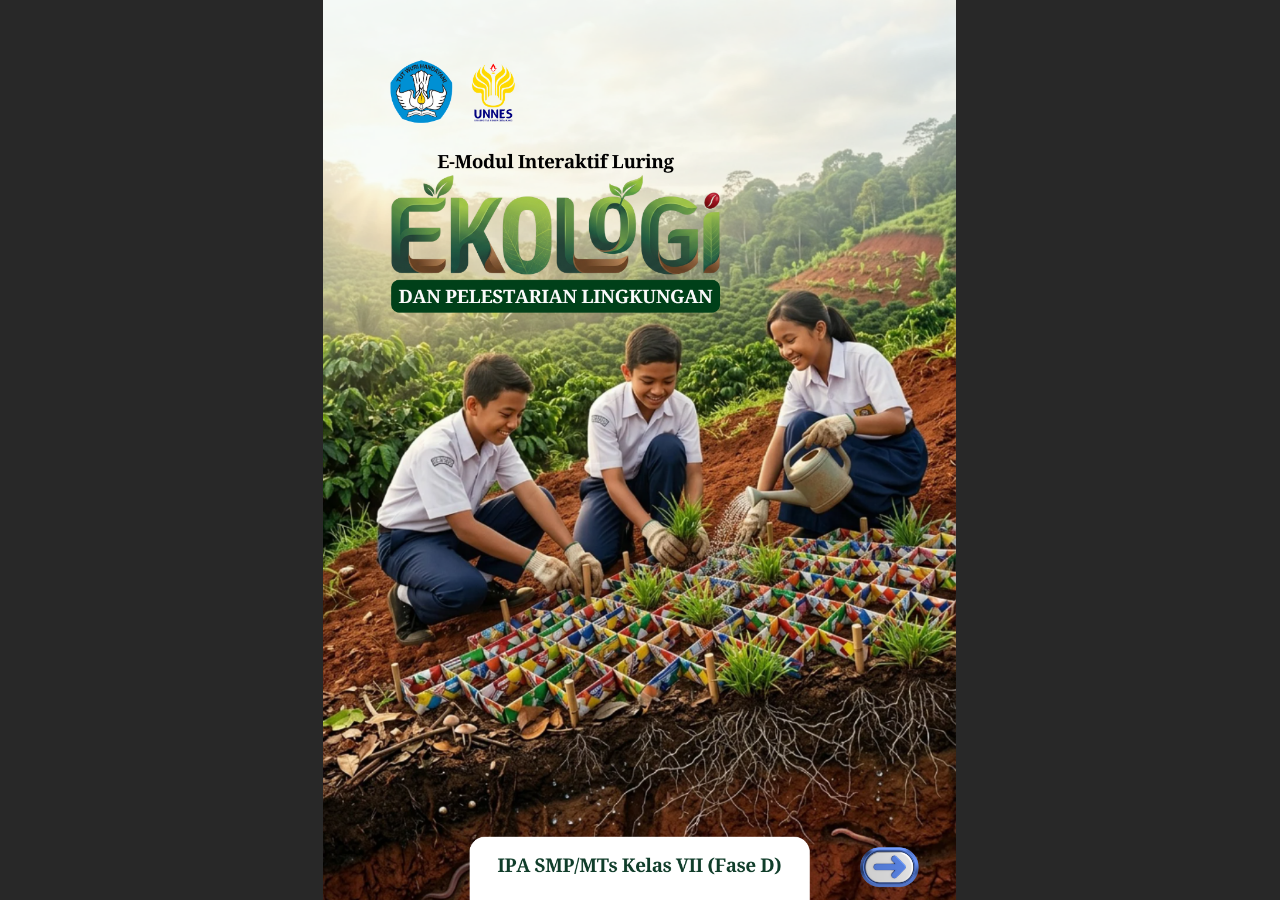
<file: index.html>
﻿<!doctype html>
<html lang="en-US">
<head>
<meta name="viewport" content="width=device-width, initial-scale=1.0, user-scalable=yes, maximum-scale=3.0, minimum-scale=1.0">
  <meta charset="utf-8">
  <!-- Created using Storyline 360 x64 - http://www.articulate.com  -->
  <!-- version: 3.127.38181.0 -->
  <title>Emilie V2</title>
  <meta http-equiv="x-ua-compatible" content="IE=edge"/>
  <meta name="viewport" content="width=device-width,initial-scale=1,user-scalable=no,shrink-to-fit=no,minimal-ui"/>
  <meta name="apple-mobile-web-app-capable" content="yes"/>
  <style>
    html, body { height: 100%; padding: 0; margin: 0 }
    #app { height: 100%; width: 100%; }
  </style>

  <script>
    window.DS = {};
    window.globals = {
      DATA_PATH_BASE: '',
      HAS_FRAME: true,
      HAS_SLIDE: true,

      lmsPresent: false,
      tinCanPresent: false,
      cmi5Present: false,
      aoSupport: false,
      scale: 'Scaled',
      captureRc: false,
      browserSize: 'optimal',
      bgColor: '#282828',
      features: 'DropInBase,EngagePromiseUpgrade,JsInteractions,Localization,LocalizationImage,PlayerMemoryEnhancements,SlideLevelScale,SlidePromiseUpgrade,StartupPromiseUpgrade',
      themeName: 'unified',
      preloaderColor: '#FFFFFF',
      suppressAnalytics: false,
      productChannel: 'stable',
      publishSource: 'storyline',
      aid: 'aid|708344a5-7ff5-5b6d-87b4-832b00f7bb6b',
      cid: '2325d9bc-47ed-4123-a25b-e4ca825cc764',
      playerVersion: '3.127.38181.0',
      publishTimestamp: '2026-10-18T10:36:33.3481237Z',
      maxIosVideoElements: 10,
      connectionSettings: { message: 'You%20are%20offline.%20Trying%20to%20reconnect...', useDarkTheme: false, mode: 'disabled' },
      hasFeature: function(feature) {
        return this.features.split(',').includes(feature);
      },
      
      parseParams: function(qs) {
        if (window.globals.parsedParams != null) {
          return window.globals.parsedParams;
        }
        qs = (qs || window.location.search.substr(1)).split('+').join(' ');
        var params = {},
            tokens,
            re = /[?&]?([^=]+)=([^&]*)/g;

        while (tokens = re.exec(qs)) {
          params[decodeURIComponent(tokens[1]).trim()] =
            decodeURIComponent(tokens[2]).trim();
        }
        window.globals.parsedParams = params;
        return params;
      }

    };

    if (window.flagsUnderTest != null) {
      window.globals.features = window.flagsUnderTest.reduce((accum, feature) => {
        if (!accum.includes(feature)) {
          accum.push(feature);
        }
        return accum;
      }, window.globals.features.split(',')).join();
    }
  </script>
  <script>
    var isIe11 = ('ActiveXObject' in window || window.MSBlobBuilder != null)
      && window.msCrypto != null && !window.ActiveXObject;
    if (isIe11) {
      window.globals.unsupportedBrowser = true;
      document.write(atob('[base64]'));
    }
  </script>

  <script>
    if (window.globals.hasFeature('Localization')) {
      
      
    }
  </script>

  
  
  <script>window.THREE = { };</script>
  
</head>
<body style="background: #282828" class="cs-HTML theme-unified">
  <!-- 360 -->
  <script>!function(){var e,i=/iPhone/i,o=/iPod/i,n=/iPad/i,t=/\biOS-universal(?:.+)Mac\b/i,r=/\bAndroid(?:.+)Mobile\b/i,a=/Android/i,d=/(?:SD4930UR|\bSilk(?:.+)Mobile\b)/i,p=/Silk/i,l=/Windows Phone/i,u=/\bWindows(?:.+)ARM\b/i,b=/BlackBerry/i,s=/BB10/i,c=/Opera Mini/i,f=/\b(CriOS|Chrome)(?:.+)Mobile/i,h=/Mobile(?:.+)Firefox\b/i,v=function(e){return void 0!==e&&"MacIntel"===e.platform&&"number"==typeof e.maxTouchPoints&&e.maxTouchPoints>1&&"undefined"==typeof MSStream};e=function(e){var m={userAgent:"",platform:"",maxTouchPoints:0};e||"undefined"==typeof navigator?"string"==typeof e?m.userAgent=e:e&&e.userAgent&&(m={userAgent:e.userAgent,platform:e.platform,maxTouchPoints:e.maxTouchPoints||0}):m={userAgent:navigator.userAgent,platform:navigator.platform,maxTouchPoints:navigator.maxTouchPoints||0};var g=m.userAgent,y=g.split("[FBAN");void 0!==y[1]&&(g=y[0]),void 0!==(y=g.split("Twitter"))[1]&&(g=y[0]);var A=function(e){return function(i){return i.test(e)}}(g),w={apple:{phone:A(i)&&!A(l),ipod:A(o),tablet:!A(i)&&(A(n)||v(m))&&!A(l),universal:A(t),device:(A(i)||A(o)||A(n)||A(t)||v(m))&&!A(l)},amazon:{phone:A(d),tablet:!A(d)&&A(p),device:A(d)||A(p)},android:{phone:!A(l)&&A(d)||!A(l)&&A(r),tablet:!A(l)&&!A(d)&&!A(r)&&(A(p)||A(a)),device:!A(l)&&(A(d)||A(p)||A(r)||A(a))||A(/\bokhttp\b/i)},windows:{phone:A(l),tablet:A(u),device:A(l)||A(u)},other:{blackberry:A(b),blackberry10:A(s),opera:A(c),firefox:A(h),chrome:A(f),device:A(b)||A(s)||A(c)||A(h)||A(f)},any:!1,phone:!1,tablet:!1};return w.any=w.apple.device||w.android.device||w.windows.device||w.other.device,w.phone=w.apple.phone||w.android.phone||w.windows.phone,w.tablet=w.apple.tablet||w.android.tablet||w.windows.tablet,w}(),"object"==typeof exports&&"undefined"!=typeof module?module.exports=e:"function"==typeof define&&define.amd?define((function(){return e})):this.isMobile=e}();
    window.isMobile.apple.tablet = window.isMobile.apple.tablet ||
      (navigator.platform === 'MacIntel' && navigator.maxTouchPoints > 1);
    window.isMobile.apple.device = window.isMobile.apple.device || window.isMobile.apple.tablet;
    window.isMobile.tablet = window.isMobile.tablet || window.isMobile.apple.tablet;
    window.isMobile.any = window.isMobile.any || window.isMobile.apple.tablet;
  </script>

  <div id="focus-sink" tabindex="-1"></div>

  <div id="preso"></div>
  <script>
    (function() {

      var classTypes = [ 'desktop', 'mobile', 'phone', 'tablet' ];

      var addDeviceClasses = function(prefix, testObj) {
        var curr, i;
        for (i = 0; i < classTypes.length; i++) {
          curr = classTypes[i];
          if (testObj[curr]) {
            document.body.classList.add(prefix + curr);
          }
        }
      };

      var params = window.globals.parseParams(),
          isDevicePreview = params.devicepreview === '1',
          isPhoneOverride = params.deviceType === 'phone' || (isDevicePreview && params.phone == '1'),
          isTabletOverride = (params.deviceType === 'tablet' || isDevicePreview) && !isPhoneOverride,
          isMobileOverride = isPhoneOverride || isTabletOverride;

      var deviceView = {
        desktop: !window.isMobile.any && !isMobileOverride,
        mobile: window.isMobile.any || isMobileOverride,
        phone: isPhoneOverride || (window.isMobile.phone && !isTabletOverride),
        tablet: isTabletOverride || window.isMobile.tablet
      };

      window.globals.deviceView = deviceView;
      window.isMobile.desktop = !window.isMobile.any;
      window.isMobile.mobile = window.isMobile.any;

      addDeviceClasses('view-', deviceView);

    })();
  </script>
  
  <script src='story_content/triggers.js' type=text/javascript></script>
<script src='story_content/user.js' type=text/javascript></script>
  <div class="slide-loader"></div>

  <script>
    var doc = document, loader = doc.body.querySelector('.slide-loader'); [ 1, 2, 3 ].forEach(function(n) { var d = doc.createElement('div'); d.style.backgroundColor = window.globals.preloaderColor; d.classList.add('mobile-loader-dot'); d.classList.add('dot' + n); loader.appendChild(d); });
  </script>

  <div class="mobile-load-title-overlay" style="display: none">
    <div class="mobile-load-title">Emilie V2</div>
  </div>

  <div class="mobile-chrome-warning"></div>

  
<style>
  .warn-connection-dialog {
    display: none;
    background: transparent;
    pointer-events: all;
    position: fixed;
    left: 0;
    top: 0;
    width: 100%;
    height: 100%;
    z-index: 999;
  }

  .warn-connection-content {
    pointer-events: all;
    border-radius: 4px;
    background: white;
    border: 1px solid #E7E7E7;
    color: #333333;
    box-shadow: 0 2px 4px rgba(0, 0, 0, 0.25);
    transition: all 150ms ease-out;
    position: absolute;
    white-space: nowrap;
  }

  .view-phone.is-landscape .warn-connection-content {
    left: 23px;
    bottom: 23px;
  }

  .view-tablet.is-landscape .warn-connection-content {
    left: 50%;
    top: 20px;
    transform: translateX(-50%);
  }

  .view-mobile.is-portrait .warn-connection-content {
    transform: translate(-50%, calc(-100% - 15px));
  }

  .warn-connection-content p {
    display: inline-block;
    margin: 0 8px 0 0;
    line-height: 33px;
    font-size: 11px;
  }

  .warn-connection-content svg {
    position: relative;
    vertical-align: middle;
    margin: 0 2px 2px 8px;
  }

  .view-desktop .warn-connection-content {
    left: 1.5em;
    bottom: 1.5em;
  }

  .view-desktop .warn-connection-content p {
    font-size: 1.1em;
  }

  .is-offline .warn-connection-dialog {
    display: block;
  }

  .is-offline .cs-panel * {
    pointer-events: none !important;
  }

  .is-offline .cs-panel {
    pointer-events: all !important;
  }

  .is-offline #nav-controls * {
    pointer-events: none !important;
  }

  .is-offline #nav-controls {
    pointer-events: all !important;
  }
</style>

<div class="warn-connection-dialog" role="alertdialog" aria-modal="true" tabindex="0" aria-labelledby="warn-connection-message">
  <div class="warn-connection-content">
    <svg width="17" height="15" viewBox="0 0 17 15" xmlns="http://www.w3.org/2000/svg">
      <path fill="#8F0000" stroke="white" d="M16.07,12.98 L15.88,12.23 L9.51,1.21 C8.97,0.26,7.6,0.26,7.06,1.21 L0.69,12.23 C0.15,13.16,0.81,14.36,1.91,14.36 H14.65 C15.47,14.36,16.05,13.7,16.07,12.98 Z"/>
      <path fill="white" stroke="white" d="M8.58,5.5 C8.35,5.28,8.5,5.35,8.21,5.32 C8.09,5.35,7.97,5.49,7.96,5.67 C7.97,5.79,7.98,5.92,7.98,6.04 L7.98,6.04 C7.99,6.17,8,6.31,8.01,6.43 L8.01,6.44 C8.03,6.92,8.06,7.41,8.09,7.9 L8.09,7.9 C8.12,8.39,8.14,8.88,8.17,9.37 C8.17,9.39,8.18,9.42,8.2,9.44 C8.23,9.46,8.25,9.47,8.28,9.47 C8.31,9.47,8.34,9.46,8.35,9.44 C8.37,9.43,8.38,9.4,8.39,9.35 L8.39,9.34 C8.39,9.24,8.4,9.15,8.4,9.05 L8.4,9.05 C8.41,8.96,8.41,8.86,8.42,8.75 C8.43,8.44,8.45,8.12,8.47,7.81 L8.47,7.81 C8.49,7.49,8.51,7.18,8.53,6.87 C8.55,6.46,8.56,6.05,8.59,5.64 L8.6,5.62 C8.6,5.57,8.59,5.53,8.58,5.5 L8.21,5.32 Z"/>
      <circle fill="white" stroke="white" cx="8.3" cy="11.35" r="0.3"/>
    </svg>
    <p id="warn-connection-message">You are offline. Trying to reconnect...</p>
  </div>
</div>

<script>
  (function() {
    window.DS.connection = {
      warningShown: false,
      assets: {},
      loadingAssetGroup: false,
      retryDelay: 500
    };

    var connectionSettings = window.globals.connectionSettings || {};

    var useConnectionMessages = window.AbortController != null &&
      window.location.protocol != 'file:' &&
      connectionSettings.mode === 'normal';

    window.DS.connection.useConnectionMessages = useConnectionMessages;

    var assetCount = 0;
    var checkLoadedId;


    if (useConnectionMessages && connectionSettings != null) {
      var contentEl = document.querySelector('.warn-connection-content');
      var messageEl = contentEl.querySelector('p');

      if (connectionSettings.useDarkTheme) {
        contentEl.style.borderColor = '#BABBBA';
        contentEl.style.backgroundColor = '#282828';
        contentEl.style.color = '#FFFFFF';
      }

      if (connectionSettings.message != null) {
        messageEl.textContent = window.decodeURIComponent(connectionSettings.message);
      }
    }

    function checkAssetsReady() {
      for (var i in DS.connection.assets) {
        if (!DS.connection.assets[i].success) {
          return false;
        }
      }
      return true;
    }

    function stopAssetGroup() {
      if (!useConnectionMessages) { return; }

      assetCount = 0;

      DS.connection.oldAssetGroup = DS.connection.assets;
      DS.connection.assets = {};
      DS.connection.loadingAssetGroup = false;
      clearInterval(checkLoadedId);
    }

    function startAssetGroup() {
      if (!useConnectionMessages) { return; }
      var ticks = 0;
      clearInterval(checkLoadedId);
      checkLoadedId = setInterval(function() {
        var loaded = 0;
        if (assetCount === 0 && loaded === 0) {
          clearInterval(checkLoadedId);
          return;
        }

        for (var i in DS.connection.assets) {
          if (DS.connection.assets[i].success) {
            loaded++;
          }
        }

        if (assetCount === loaded && checkAssetsReady()) {
          for (var i in DS.connection.assets) {
            if (DS.connection.assets[i].action) {
              DS.connection.assets[i].action();
            }
          }
          hideWarning();
          stopAssetGroup();
        }
      }, 100)
    }

    function requiredAsset(url, action, retry, type) {
      if (!useConnectionMessages) { return; }
      if (DS.connection.assets[url]) { return; }

      DS.connection.assets[url] = {
        success: false, action: action, retry: retry, type: type
      };
      assetCount = Object.keys(DS.connection.assets).length;
      if (!DS.connection.loadingAssetGroup) {
        startAssetGroup();
      }
      DS.connection.loadingAssetGroup = true;
    }

    function assetLoaded(url) {
      if (!useConnectionMessages) { return; }
      if (DS.connection.assets[url]) {
        DS.connection.assets[url].success = true;
      }
    }

    function assetFailed(url) {
      if (!useConnectionMessages) { return; }
      if (!DS.connection.assets[url]) {
        if (/\.js$/.test(url) && url.indexOf('transcripts') === -1) {
          setTimeout(function() {
            if (DS.connection.lastSlideLoaded != null) {
              DS.connection.lastSlideLoaded();
            }
          }, DS.connection.retryDelay);
        }
        return;
      }
      if (!DS.connection.warningShown) { showWarning(); }
      if (DS.connection.assets[url].retry) {
        setTimeout(function() {
          if (!DS.connection.assets[url].success) {
            DS.connection.assets[url].retry()
          }
        }, DS.connection.retryDelay);
      }
    }

    function hideWarning() {
      document.body.classList.remove('is-offline');
      DS.connection.warningShown = false;
      enableKeys();
    }
    DS.connection.hideWarning = hideWarning

    function showWarning(btn) {
      document.body.classList.add('is-offline')
      DS.connection.warningShown = true;
      updateWarningPosition();
      disableKeys();
    }

    function updateWarningPosition() {
      if (!DS.connection.warningShown) {
        return;
      }

      var isPortrait = document.body.classList.contains('is-portrait');
      var isMobile = document.body.classList.contains('view-mobile');
      var warningEl = document.querySelector('.warn-connection-content');

      if (isPortrait && isMobile) {
        var slide = document.querySelector('.primary-slide');
        var slideRect = slide != null
          ? slide.getBoundingClientRect()
          : { top: window.innerHeight, left: 0, width: window.innerWidth };

        warningEl.style.top = `${slideRect.top}px`
        warningEl.style.left = `${slideRect.left + slideRect.width / 2}px`
      } else {
        warningEl.style.top = null;
        warningEl.style.left = null;
      }

      window.requestAnimationFrame(updateWarningPosition);
    }

    function onDisableKeyDown(e) {
      e.preventDefault();
      e.stopImmediatePropagation();
    }

    function onDisableKeyUp(e) {
      e.preventDefault();
      e.stopImmediatePropagation();
    }

    var accStyle = document.createElement('style');
    var warnDialogEl = document.querySelector('.warn-connection-dialog');

    function disableKeys() {
      if (DS.views && DS.views.nsStack && DS.views.nsStack.length === 1) {
        DS.views.nsStack[0].tabReachable = false
        DS.views.nsStack[0].updateTabIndex(true);
      }

      accStyle.innerHTML = '.acc-shadow-dom { display: none; }';
      document.body.appendChild(accStyle);

      warnDialogEl.parentNode.append(warnDialogEl);
      warnDialogEl.focus();
    }

    function enableKeys() {
      accStyle.remove();
      if (DS.views && DS.views.nsStack && DS.views.nsStack.length === 1 && DS.views.nsStack[0].name === '_frame') {
        DS.views.nsStack[0].tabReachable = true;
        DS.views.nsStack[0].updateTabIndex();
      }
    }

    // these will all be noops if the feature flag isn't set in
    // the data and `window.globals.features`
    DS.connection.requiredAsset = requiredAsset;
    DS.connection.assetLoaded = assetLoaded;
    DS.connection.assetFailed = assetFailed;
    DS.connection.stopAssetGroup = stopAssetGroup;
    DS.connection.startAssetGroup = startAssetGroup;
  })();
</script>


  <script>
    
    if (window.autoSpider && window.vInterfaceObject) {
      document.querySelector('.mobile-load-title-overlay').style.display = 'none';
    }
  </script>

  

  <link rel="stylesheet" href="html5/data/css/output.min.css" data-noprefix/>
</body>
<script src="html5/lib/scripts/bootstrapper.min.js"></script>
</html>
</file>
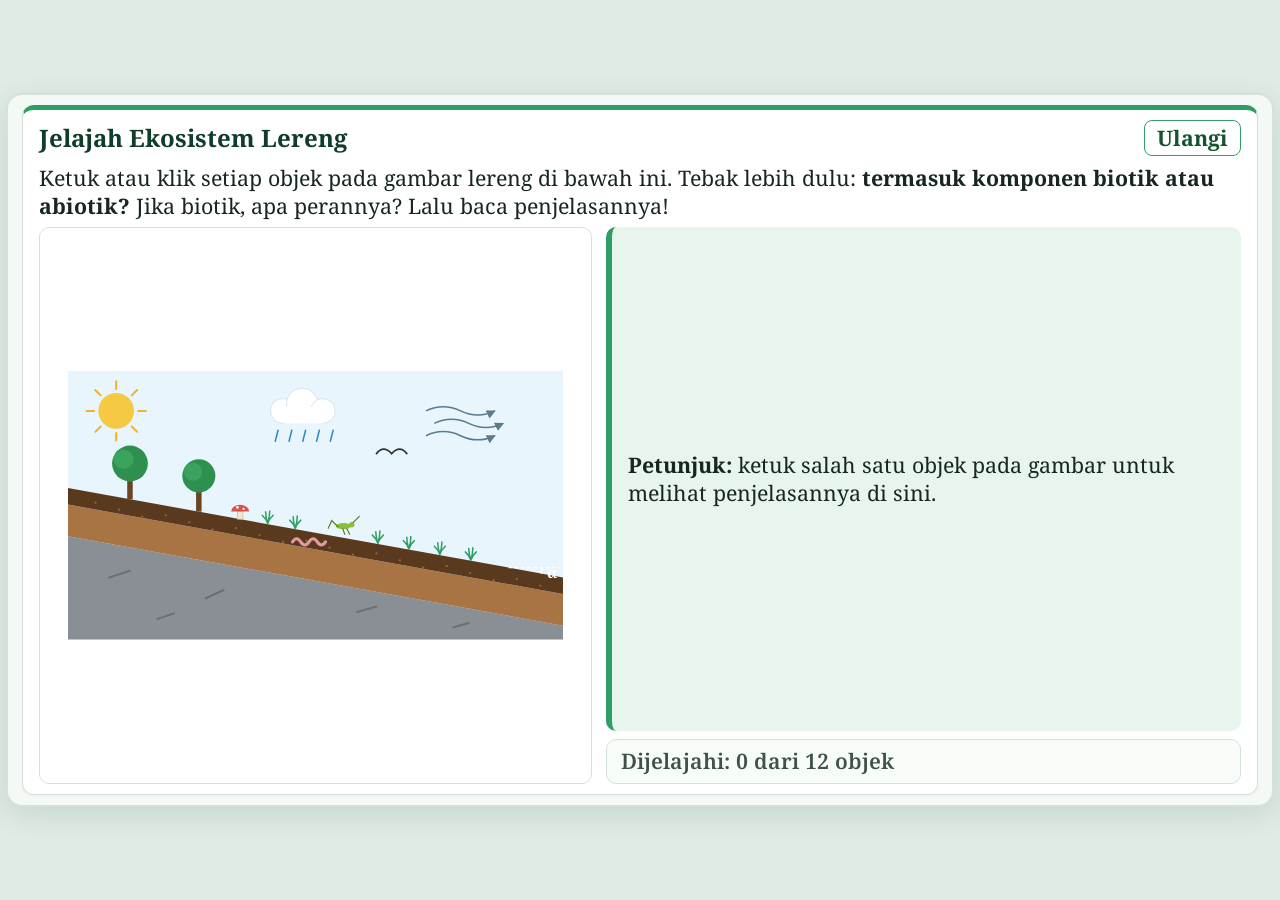
<file: story_content/WebObjects/5oYPSTPoaSG/index.html>
<!DOCTYPE html>
<html lang="id">
<head>
<meta charset="utf-8">
<meta name="viewport" content="width=device-width, initial-scale=1">
<title>Jelajah Ekosistem Lereng - EMILIE</title>
<link rel="preconnect" href="https://fonts.googleapis.com">
<link rel="preconnect" href="https://fonts.gstatic.com" crossorigin>
<link href="https://fonts.googleapis.com/css2?family=Noto+Serif:ital,wght@0,400;0,600;0,700;1,400&display=swap" rel="stylesheet">
<style>
:root{
  --fs:16pt;
  --g900:#103d2a;
  --g800:#14532d;
  --g700:#1b7a4a;
  --g500:#2f9e63;
  --g200:#bfe3cf;
  --g100:#e7f5ed;
  --bg:#f4f9f6;
  --card:#ffffff;
  --ink:#17261e;
  --mut:#3f5247;
  --line:#d3e3d9;
  --sky:#0369a1;
  --skybg:#e6f3fb;
}
*{box-sizing:border-box}
html,body{
  margin:0;
  padding:0;
  width:100%;
  height:100vh;
  overflow:hidden;
  background:#dfece4;
  color:var(--ink);
  font-family:'Noto Serif',Georgia,'Times New Roman',serif;
  font-size:var(--fs);
  line-height:1.32;
  -webkit-text-size-adjust:100%;
}
body{
  display:flex;
  align-items:center;
  justify-content:center;
  padding:6px;
}
/* Bingkai utama presisi rasio 16:9 tanpa scroll */
.stage-16x9{
  width:min(calc(100vw - 12px), calc((100vh - 12px) * 16 / 9));
  height:min(calc((100vw - 12px) * 9 / 16), calc(100vh - 12px));
  aspect-ratio:16 / 9;
  background:var(--bg);
  border:2px solid var(--line);
  border-radius:16px;
  box-shadow:0 8px 28px rgba(16,61,42,.12);
  padding:10px 14px;
  display:flex;
  flex-direction:column;
  overflow:hidden;
}
.act{
  background:var(--card);
  border:1px solid var(--line);
  border-top:5px solid var(--g500);
  border-radius:12px;
  padding:10px 16px;
  display:flex;
  flex-direction:column;
  justify-content:space-between;
  gap:8px;
  width:100%;
  height:100%;
  overflow:hidden;
  box-shadow:0 1px 3px rgba(16,61,42,.05);
}
.top-head{
  display:flex;
  align-items:center;
  justify-content:space-between;
  gap:12px;
  flex-shrink:0;
}
h1{
  font-family:'Noto Serif',Georgia,'Times New Roman',serif;
  font-size:18pt;
  line-height:1.2;
  color:var(--g900);
  margin:0;
}
.lead{
  margin:0;
  font-size:16pt;
  line-height:1.3;
  flex-shrink:0;
}
.viz-row{
  display:grid;
  grid-template-columns:46% 54%;
  gap:14px;
  align-items:stretch;
  flex:1;
  min-height:0;
  overflow:hidden;
}
.viz{
  background:#fff;
  border:1px solid var(--line);
  border-radius:10px;
  padding:6px;
  text-align:center;
  display:flex;
  align-items:center;
  justify-content:center;
  min-height:0;
  overflow:hidden;
}
#hsvg{
  width:auto;
  height:auto;
  max-width:92%;
  max-height:92%;
  display:block;
}
.side-panel{
  display:flex;
  flex-direction:column;
  justify-content:space-between;
  gap:8px;
  padding-right:14px;
  min-height:0;
  overflow:hidden;
}
.cm-info{
  margin:0;
  padding:12px 16px;
  border-radius:10px;
  background:var(--g100);
  border-left:6px solid var(--g500);
  font-size:16pt;
  line-height:1.32;
  flex:1;
  min-height:0;
  display:flex;
  flex-direction:column;
  justify-content:center;
  overflow:hidden;
}
.status-bar{
  display:flex;
  align-items:center;
  justify-content:space-between;
  gap:10px;
  background:#f8fcf9;
  border:1px solid var(--line);
  border-radius:10px;
  padding:8px 14px;
  flex-shrink:0;
}
.small{
  font-size:16pt;
  line-height:1.25;
  color:var(--mut);
  margin:0;
  font-weight:600;
}
.btn{
  display:inline-flex;
  align-items:center;
  gap:6px;
  background:#fff;
  color:var(--g800);
  border:1.5px solid var(--g500);
  border-radius:8px;
  padding:4px 12px;
  font-family:'Noto Serif',Georgia,'Times New Roman',serif;
  font-size:16pt;
  line-height:1.2;
  font-weight:700;
  cursor:pointer;
  flex-shrink:0;
}
.btn:hover{background:var(--g100)}
.hs{cursor:pointer;outline:none}
.hs .hit{fill:rgba(255,255,255,0);stroke:none;transition:fill .15s,stroke .15s}
.hs:hover .hit,.hs:focus .hit{
  fill:rgba(255,255,255,.28);
  stroke:#14532d;
  stroke-width:1.8;
  stroke-dasharray:4 3;
}
.hs.seen .hit{
  stroke:#14532d;
  stroke-width:2.2;
  stroke-dasharray:none;
  fill:rgba(255,255,255,.14);
}
.hs.active .hit{
  stroke:#0369a1;
  stroke-width:3;
  stroke-dasharray:none;
  fill:rgba(255,255,255,.32);
}
.bdg{
  display:inline-block;
  border-radius:999px;
  padding:1px 12px;
  font-size:16pt;
  line-height:1.2;
  font-weight:700;
  color:#fff;
  vertical-align:middle;
  margin-left:4px;
}
.bdg.bio{background:#2f9e63}
.bdg.abi{background:#0369a1}
</style>
</head>
<body>
<main class="stage-16x9" aria-label="Simulasi Jelajah Ekosistem Lereng">
  <div class="act" id="jelajah">
    <div class="top-head">
      <h1>Jelajah Ekosistem Lereng</h1>
      <button type="button" class="btn" id="btnReset">Ulangi</button>
    </div>
    <p class="lead">Ketuk atau klik setiap objek pada gambar lereng di bawah ini. Tebak lebih dulu: <b>termasuk komponen biotik atau abiotik?</b> Jika biotik, apa perannya? Lalu baca penjelasannya!</p>
    <div class="viz-row">
      <div class="viz">
        <svg id="hsvg" viewBox="0 0 720 390" preserveAspectRatio="xMidYMid meet" role="group" aria-label="Ekosistem lereng: ketuk objek untuk menjelajah">
          <defs>
            <marker id="arw" viewBox="0 0 10 10" refX="9" refY="5" markerWidth="6" markerHeight="6" orient="auto">
              <path d="M0,0 L10,5 L0,10z" fill="#5b7a8c"/>
            </marker>
          </defs>
          <rect width="720" height="390" fill="#e8f5fd"/>
          <g class="hs" tabindex="0" role="button" aria-label="Matahari" data-t="Matahari" data-k="Abiotik" data-r="" data-i="Sumber cahaya dan panas. Cahayanya menjadi energi untuk fotosintesis, dan panasnya memengaruhi suhu serta penguapan air.">
            <line x1="102.0" y1="58.0" x2="113.0" y2="58.0" stroke="#f0b429" stroke-width="3" stroke-linecap="round"/>
            <line x1="92.6" y1="80.6" x2="100.4" y2="88.4" stroke="#f0b429" stroke-width="3" stroke-linecap="round"/>
            <line x1="70.0" y1="90.0" x2="70.0" y2="101.0" stroke="#f0b429" stroke-width="3" stroke-linecap="round"/>
            <line x1="47.4" y1="80.6" x2="39.6" y2="88.4" stroke="#f0b429" stroke-width="3" stroke-linecap="round"/>
            <line x1="38.0" y1="58.0" x2="27.0" y2="58.0" stroke="#f0b429" stroke-width="3" stroke-linecap="round"/>
            <line x1="47.4" y1="35.4" x2="39.6" y2="27.6" stroke="#f0b429" stroke-width="3" stroke-linecap="round"/>
            <line x1="70.0" y1="26.0" x2="70.0" y2="15.0" stroke="#f0b429" stroke-width="3" stroke-linecap="round"/>
            <line x1="92.6" y1="35.4" x2="100.4" y2="27.6" stroke="#f0b429" stroke-width="3" stroke-linecap="round"/>
            <circle cx="70" cy="58" r="26" fill="#f6c945"/>
            <circle class="hit" cx="70" cy="58" r="46"/>
          </g>
          <g class="hs" tabindex="0" role="button" aria-label="Awan dan hujan" data-t="Awan dan hujan" data-k="Abiotik" data-r="" data-i="Sumber air bagi lereng. Hujan yang deras dan lama menjadi tenaga utama penyebab erosi dan longsor, sementara hujan yang cukup menjaga tanah tetap lembap.">
            <circle cx="312" cy="58" r="18" fill="#fff" stroke="#cbd5e1"/>
            <circle cx="340" cy="48" r="23" fill="#fff" stroke="#cbd5e1"/>
            <circle cx="370" cy="58" r="18" fill="#fff" stroke="#cbd5e1"/>
            <rect x="312" y="52" width="58" height="24" fill="#fff"/>
            <path d="M305,86 l-4,16" stroke="#2b8ac4" stroke-width="2.2" stroke-linecap="round"/>
            <path d="M325,86 l-4,16" stroke="#2b8ac4" stroke-width="2.2" stroke-linecap="round"/>
            <path d="M345,86 l-4,16" stroke="#2b8ac4" stroke-width="2.2" stroke-linecap="round"/>
            <path d="M365,86 l-4,16" stroke="#2b8ac4" stroke-width="2.2" stroke-linecap="round"/>
            <path d="M385,86 l-4,16" stroke="#2b8ac4" stroke-width="2.2" stroke-linecap="round"/>
            <rect class="hit" x="282" y="20" width="126" height="90" rx="10"/>
          </g>
          <g class="hs" tabindex="0" role="button" aria-label="Angin" data-t="Angin" data-k="Abiotik" data-r="udara" data-i="Udara yang bergerak karena perbedaan pemanasan. Angin mempercepat penguapan air dan membantu menyebarkan biji serta serbuk sari.">
            <path d="M520,58 q25,-12 50,0 t50,0" stroke="#5b7a8c" stroke-width="2.2" fill="none" marker-end="url(#arw)"/>
            <path d="M532,76 q25,-12 50,0 t50,0" stroke="#5b7a8c" stroke-width="2.2" fill="none" marker-end="url(#arw)"/>
            <path d="M520,94 q25,-12 50,0 t50,0" stroke="#5b7a8c" stroke-width="2.2" fill="none" marker-end="url(#arw)"/>
            <rect class="hit" x="506" y="34" width="176" height="74" rx="10"/>
          </g>
          <polygon points="0,240 720,370 720,390 0,390" fill="#8a8f95"/>
          <path d="M60,300 l30,-10 M200,330 l26,-12 M420,350 l28,-8 M560,372 l22,-6 M130,360 l24,-8" stroke="#6b7076" stroke-width="3" stroke-linecap="round"/>
          <polygon points="0,194 720,324 720,370 0,240" fill="#a87444"/>
          <polygon points="0,170 720,300 720,324 0,194" fill="#5a3a1f"/>
          <g class="hs" tabindex="0" role="button" aria-label="Batuan dasar" data-t="Batuan dasar" data-k="Abiotik" data-r="" data-i="Lapisan batuan di bawah tanah. Pelapukan batuan oleh air, suhu, dan organisme menghasilkan bahan pembentuk tanah.">
            <polygon class="hit" points="0,240 720,370 720,390 0,390"/>
          </g>
          <g class="hs" tabindex="0" role="button" aria-label="Tanah lapisan atas (humus)" data-t="Tanah lapisan atas (humus)" data-k="Abiotik" data-r="tanah" data-i="Lapisan tanah yang kaya humus dan unsur hara. Paling subur untuk tumbuhan, tetapi juga paling mudah terbawa erosi bila tidak tertutup vegetasi.">
            <circle cx="40" cy="191.2" r="1.6" fill="#8a6a45"/>
            <circle cx="74" cy="201.4" r="1.6" fill="#8a6a45"/>
            <circle cx="108" cy="211.5" r="1.6" fill="#8a6a45"/>
            <circle cx="142" cy="209.6" r="1.6" fill="#8a6a45"/>
            <circle cx="176" cy="219.8" r="1.6" fill="#8a6a45"/>
            <circle cx="210" cy="229.9" r="1.6" fill="#8a6a45"/>
            <circle cx="244" cy="228.1" r="1.6" fill="#8a6a45"/>
            <circle cx="278" cy="238.2" r="1.6" fill="#8a6a45"/>
            <circle cx="312" cy="248.3" r="1.6" fill="#8a6a45"/>
            <circle cx="346" cy="246.5" r="1.6" fill="#8a6a45"/>
            <circle cx="380" cy="256.6" r="1.6" fill="#8a6a45"/>
            <circle cx="414" cy="266.8" r="1.6" fill="#8a6a45"/>
            <circle cx="448" cy="264.9" r="1.6" fill="#8a6a45"/>
            <circle cx="482" cy="275.0" r="1.6" fill="#8a6a45"/>
            <circle cx="516" cy="285.2" r="1.6" fill="#8a6a45"/>
            <circle cx="550" cy="283.3" r="1.6" fill="#8a6a45"/>
            <circle cx="584" cy="293.5" r="1.6" fill="#8a6a45"/>
            <circle cx="618" cy="303.6" r="1.6" fill="#8a6a45"/>
            <circle cx="652" cy="301.8" r="1.6" fill="#8a6a45"/>
            <circle cx="686" cy="311.9" r="1.6" fill="#8a6a45"/>
            <polygon class="hit" points="0,170 720,300 720,324 0,194"/>
          </g>
          <g class="hs" tabindex="0" role="button" aria-label="Pohon" data-t="Pohon" data-k="Biotik" data-r="produsen" data-i="Produsen: membuat makanan lewat fotosintesis. Tajuknya meredam hantaman hujan, akarnya mengikat tanah, dan daun yang gugur menjadi serasah penyubur tanah.">
            <rect x="86.0" y="152.3" width="8" height="34" fill="#6b4423"/>
            <circle cx="90.0" cy="134.3" r="26" fill="#2f8f4e"/>
            <circle cx="80.9" cy="128.3" r="14.3" fill="#3aa35d"/>
            <rect x="186.0" y="170.3" width="8" height="34" fill="#6b4423"/>
            <circle cx="190.0" cy="152.3" r="24" fill="#2f8f4e"/>
            <circle cx="181.6" cy="146.3" r="13.2" fill="#3aa35d"/>
            <circle class="hit" cx="90" cy="134.3" r="32"/>
            <circle class="hit" cx="190" cy="152.3" r="30"/>
            <rect class="hit" x="84" y="152.3" width="12" height="36"/>
            <rect class="hit" x="184" y="170.3" width="12" height="36"/>
          </g>
          <g class="hs" tabindex="0" role="button" aria-label="Rumput" data-t="Rumput" data-k="Biotik" data-r="produsen" data-i="Produsen: menutup permukaan tanah. Akar serabutnya yang halus dan rapat mengikat tanah lapisan atas, daunnya meredam hujan, dan ia menjadi makanan herbivora seperti belalang.">
            <path d="M290.0,221.4 Q288.0,214.8 282.0,209.4 M290.0,221.4 Q287.0,212.0 287.0,204.4 M290.0,221.4 Q293.0,211.5 293.0,203.4 M290.0,221.4 Q292.0,214.8 298.0,209.4" stroke="#2f9e63" stroke-width="2.2" fill="none" stroke-linecap="round"/>
            <path d="M330.0,228.6 Q328.0,222.0 322.0,216.6 M330.0,228.6 Q327.0,219.2 327.0,211.6 M330.0,228.6 Q333.0,218.7 333.0,210.6 M330.0,228.6 Q332.0,222.0 338.0,216.6" stroke="#2f9e63" stroke-width="2.2" fill="none" stroke-linecap="round"/>
            <path d="M450.0,250.3 Q448.0,243.7 442.0,238.3 M450.0,250.3 Q447.0,240.9 447.0,233.3 M450.0,250.3 Q453.0,240.4 453.0,232.3 M450.0,250.3 Q452.0,243.7 458.0,238.3" stroke="#2f9e63" stroke-width="2.2" fill="none" stroke-linecap="round"/>
            <path d="M495.0,258.4 Q493.0,251.8 487.0,246.4 M495.0,258.4 Q492.0,249.0 492.0,241.4 M495.0,258.4 Q498.0,248.5 498.0,240.4 M495.0,258.4 Q497.0,251.8 503.0,246.4" stroke="#2f9e63" stroke-width="2.2" fill="none" stroke-linecap="round"/>
            <path d="M540.0,266.5 Q538.0,259.9 532.0,254.5 M540.0,266.5 Q537.0,257.2 537.0,249.5 M540.0,266.5 Q543.0,256.6 543.0,248.5 M540.0,266.5 Q542.0,259.9 548.0,254.5" stroke="#2f9e63" stroke-width="2.2" fill="none" stroke-linecap="round"/>
            <path d="M585.0,274.7 Q583.0,268.1 577.0,262.7 M585.0,274.7 Q582.0,265.3 582.0,257.7 M585.0,274.7 Q588.0,264.8 588.0,256.7 M585.0,274.7 Q587.0,268.1 593.0,262.7" stroke="#2f9e63" stroke-width="2.2" fill="none" stroke-linecap="round"/>
            <polygon class="hit" points="275,187.7 610,248.2 610,282.2 275,221.7"/>
          </g>
          <g class="hs" tabindex="0" role="button" aria-label="Jamur" data-t="Jamur" data-k="Biotik" data-r="pengurai" data-i="Pengurai: mencerna bahan organik mati (serasah, kayu lapuk) di luar tubuhnya dengan enzim, lalu menyerap hasilnya. Hasil penguraian mengembalikan zat hara ke tanah.">
            <rect x="246.0" y="204.2" width="8" height="11" fill="#f1e6cf" stroke="#c9b894"/>
            <path d="M237.0,204.2 a13,10 0 0 1 26,0z" fill="#d9534f"/>
            <circle cx="246.0" cy="198.2" r="2" fill="#fff"/>
            <circle cx="255.0" cy="200.2" r="1.6" fill="#fff"/>
            <rect class="hit" x="232.0" y="185.2" width="36" height="30" rx="6"/>
          </g>
          <g class="hs" tabindex="0" role="button" aria-label="Belalang" data-t="Belalang" data-k="Biotik" data-r="konsumen tingkat I (herbivora)" data-i="Konsumen tingkat I: memakan rumput. Belalang sendiri menjadi makanan katak, burung, dan hewan lain pada jaring-jaring makanan.">
            <ellipse cx="400" cy="225.2" rx="11" ry="4.5" fill="#8bbf3a"/>
            <circle cx="412" cy="223.2" r="4" fill="#8bbf3a"/>
            <path d="M392,226.2 l-9,-9 l-5,11 M399,229.2 l3,8 M405,229.2 l4,8 M414,220.2 l9,-9" stroke="#5a7d1f" stroke-width="1.7" fill="none" stroke-linecap="round"/>
            <circle class="hit" cx="402" cy="225.2" r="22"/>
          </g>
          <g class="hs" tabindex="0" role="button" aria-label="Burung" data-t="Burung" data-k="Biotik" data-r="konsumen tingkat II" data-i="Konsumen tingkat II: burung pemakan serangga memakan herbivora seperti belalang. Ia dapat menjadi mangsa pemangsa yang lebih besar.">
            <path d="M448,120 q10,-13 22,0 q12,-13 22,0" stroke="#333" stroke-width="2.6" fill="none" stroke-linecap="round"/>
            <circle class="hit" cx="470" cy="116" r="28"/>
          </g>
          <g class="hs" tabindex="0" role="button" aria-label="Cacing tanah" data-t="Cacing tanah" data-k="Biotik" data-r="detritivor" data-i="Detritivor: memakan serasah dan sisa organisme, lalu menggemburkan tanah dengan terowongannya. Ia butuh tanah yang lembap karena bernapas lewat kulit.">
            <path d="M326,248.2 q6,-9 12,0 t12,0 t12,0 t12,0" stroke="#e59aa0" stroke-width="4.5" fill="none" stroke-linecap="round"/>
            <rect class="hit" x="320" y="234.2" width="68" height="26" rx="8"/>
          </g>
          <g class="hs" tabindex="0" role="button" aria-label="Kemiringan lereng" data-t="Kemiringan lereng" data-k="Abiotik" data-r="topografi" data-i="Topografi: semakin curam lereng, semakin cepat air mengalir dan semakin mudah tanah terbawa. Kemiringan juga memengaruhi ketebalan tanah dan penyinaran matahari.">
            <path d="M640,285.6 H714" stroke="#fff" stroke-width="2" stroke-dasharray="5 4"/>
            <path d="M688,285.6 A48,48 0 0 1 687.3,294.1" stroke="#fff" stroke-width="2" fill="none"/>
            <text x="696" y="301" font-size="22" fill="#fff" font-weight="700" font-family="'Noto Serif',Georgia,serif">&#945;</text>
            <rect class="hit" x="630" y="261.6" width="86" height="44" rx="6"/>
          </g>
        </svg>
      </div>
      <div class="side-panel">
        <div class="cm-info" id="hsinfo" aria-live="polite">
          <div><b>Petunjuk:</b> ketuk salah satu objek pada gambar untuk melihat penjelasannya di sini.</div>
        </div>
        <div class="status-bar">
          <p class="small" id="hscount">Dijelajahi: 0 dari 12 objek</p>
        </div>
      </div>
    </div>
  </div>
</main>
<script>
(function(){
  'use strict';
  const svg = document.getElementById('hsvg');
  const info = document.getElementById('hsinfo');
  const cnt = document.getElementById('hscount');
  const btnReset = document.getElementById('btnReset');
  const nodes = Array.from(svg.querySelectorAll('.hs'));
  const total = nodes.length;

  function esc(s){
    return String(s).replace(/[&<>"]/g, function(m){
      return {'&':'&amp;','<':'&lt;','>':'&gt;','"':'&quot;'}[m];
    });
  }

  function updateCount(){
    let bi = 0, ab = 0;
    svg.querySelectorAll('.hs.seen').forEach(function(x){
      if (x.dataset.k === 'Biotik') bi++; else ab++;
    });
    const seen = bi + ab;
    cnt.textContent = seen === 0
      ? 'Dijelajahi: 0 dari ' + total + ' objek'
      : 'Dijelajahi: ' + seen + ' dari ' + total + ' objek (biotik: ' + bi + ', abiotik: ' + ab + ')' + (seen === total ? '. Semua objek sudah dijelajahi!' : '');
  }

  function pick(g){
    nodes.forEach(function(n){ n.classList.remove('active'); });
    g.classList.add('seen', 'active');
    const bio = g.dataset.k === 'Biotik';
    info.innerHTML = '<div><b>' + esc(g.dataset.t) + '</b> <span class="bdg ' + (bio ? 'bio' : 'abi') + '">' + esc(g.dataset.k) + (g.dataset.r ? ': ' + esc(g.dataset.r) : '') + '</span><div style="margin-top:6px">' + esc(g.dataset.i) + '</div></div>';
    updateCount();
  }

  svg.addEventListener('click', function(e){
    const g = e.target.closest('.hs');
    if (g) pick(g);
  });

  svg.addEventListener('keydown', function(e){
    if (e.key === 'Enter' || e.key === ' '){
      const g = e.target.closest('.hs');
      if (g){
        e.preventDefault();
        pick(g);
      }
    }
  });

  btnReset.addEventListener('click', function(){
    nodes.forEach(function(n){ n.classList.remove('seen', 'active'); });
    info.innerHTML = '<div><b>Petunjuk:</b> ketuk salah satu objek pada gambar untuk melihat penjelasannya di sini.</div>';
    updateCount();
  });

  updateCount();
})();
</script>
</body>
</html>
</file>
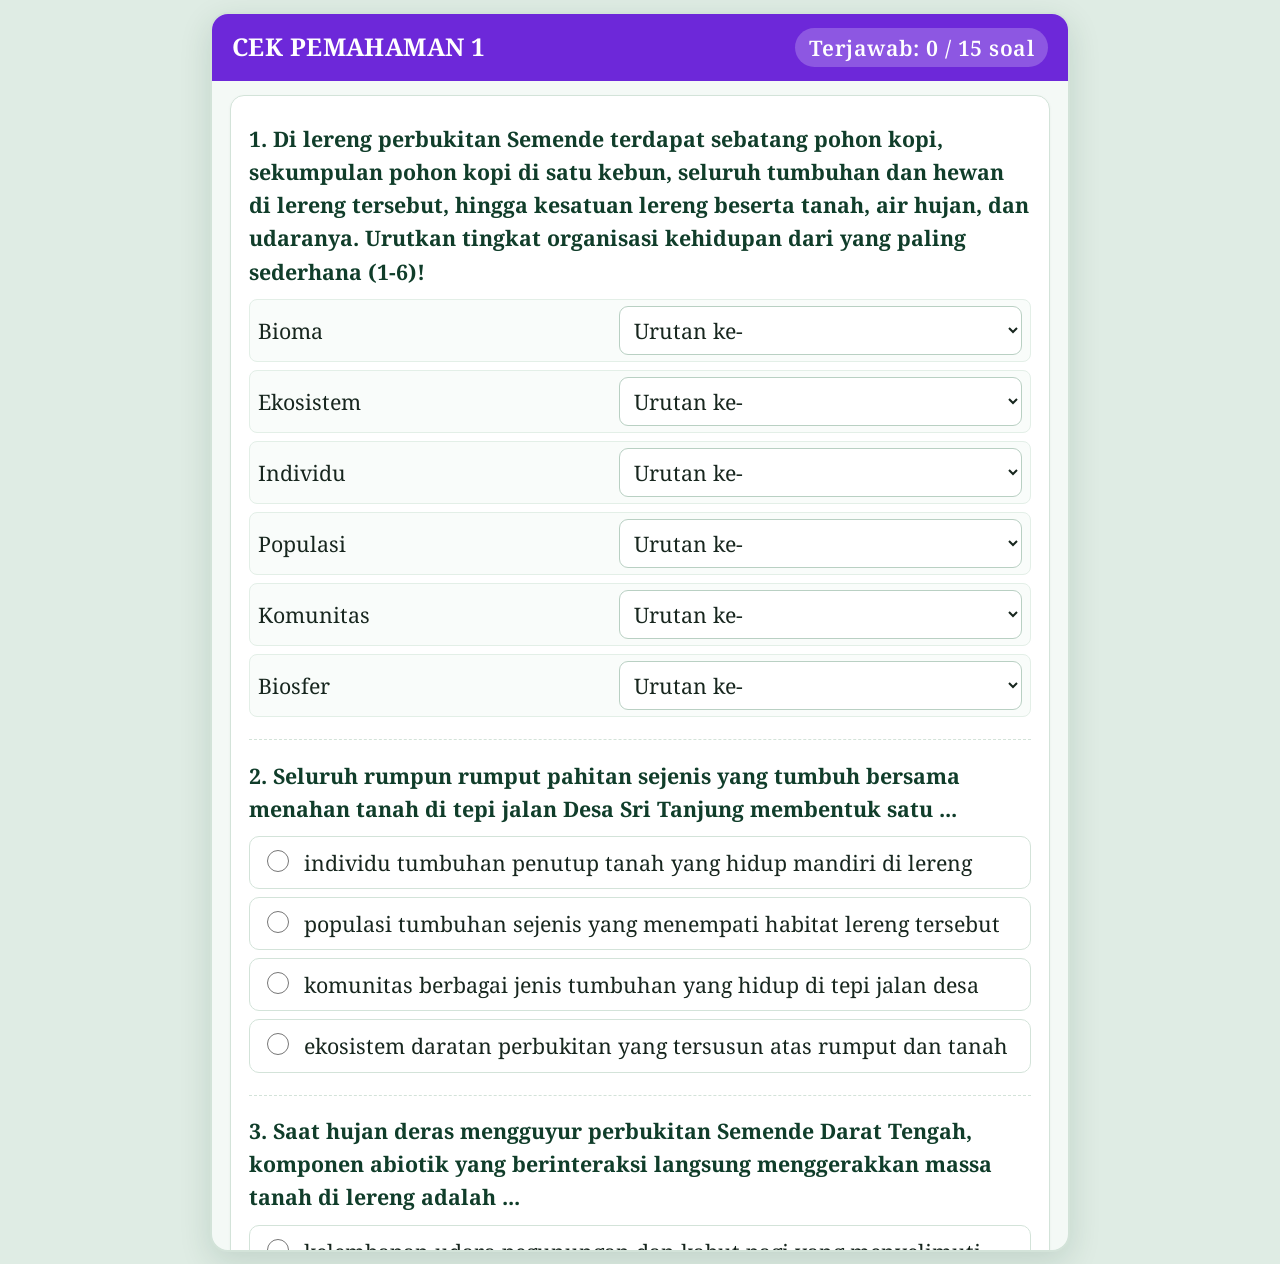
<file: story_content/WebObjects/5p8fu5sKHd3/index.html>
<!DOCTYPE html>
<html lang="id">
<head>
<meta charset="utf-8">
<meta name="viewport" content="width=device-width, initial-scale=1">
<title>Cek Pemahaman 1 - EMILIE | IPA Kelas VII</title>
<link rel="preconnect" href="https://fonts.googleapis.com">
<link rel="preconnect" href="https://fonts.gstatic.com" crossorigin>
<link href="https://fonts.googleapis.com/css2?family=Noto+Serif:ital,wght@0,400;0,600;0,700;1,400&display=swap" rel="stylesheet">
<style>
:root{
  --fs:16pt;
  --g900:#103d2a;
  --g800:#14532d;
  --g700:#1b7a4a;
  --g500:#2f9e63;
  --g200:#bfe3cf;
  --g100:#e7f5ed;
  --bg:#f4f9f6;
  --card:#ffffff;
  --ink:#17261e;
  --mut:#4a5d52;
  --line:#d3e3d9;
  --sky:#0369a1;
  --skybg:#e6f3fb;
  --amb:#b45309;
  --ambbg:#fff3dc;
  --red:#b42318;
  --redbg:#fdecea;
  --pur:#6d28d9;
  --purbg:#f1ebfd;
}
*{box-sizing:border-box}
html,body{
  margin:0;
  padding:0;
  background:#dfece4;
  color:var(--ink);
  font-family:'Noto Serif',Georgia,'Times New Roman',serif;
  font-size:var(--fs);
  line-height:1.55;
  -webkit-text-size-adjust:100%;
}
body{
  display:flex;
  justify-content:center;
  align-items:flex-start;
  min-height:100vh;
  padding:12px;
}
/* Bingkai aplikasi ukuran 860 x 1240 piksel */
.app-frame{
  width:860px;
  max-width:100%;
  height:1240px;
  background:var(--bg);
  border:2px solid var(--line);
  border-radius:18px;
  box-shadow:0 10px 32px rgba(16,61,42,.14);
  display:flex;
  flex-direction:column;
  overflow:hidden;
  position:relative;
}
.stage-head{
  display:flex;
  flex-wrap:wrap;
  justify-content:space-between;
  align-items:center;
  gap:8px 12px;
  padding:14px 20px;
  background:var(--pur);
  color:#fff;
  font-weight:700;
  letter-spacing:.02em;
  flex-shrink:0;
}
.stage-head h1{
  margin:0;
  font-size:1.15em;
  color:#fff;
  line-height:1.25;
}
.stage-head .prog-pill{
  font-weight:600;
  font-size:16pt;
  background:rgba(255,255,255,.22);
  border-radius:999px;
  padding:3px 14px;
  white-space:nowrap;
}
/* Kotak identitas hasil cetak (tampil saat nama diisi atau saat cetak) */
.student-banner{
  background:var(--g100);
  border-bottom:2px solid var(--g200);
  padding:10px 20px;
  display:none;
  flex-wrap:wrap;
  justify-content:space-between;
  gap:6px 16px;
  font-size:16pt;
  color:var(--g900);
  flex-shrink:0;
}
.student-banner.show{
  display:flex;
}
.scroll-area{
  flex:1;
  overflow-y:auto;
  padding:14px 18px 22px;
}
.quiz{
  background:var(--card);
  border:1px solid var(--line);
  border-radius:14px;
  padding:8px 18px 18px;
  margin:0;
  box-shadow:0 1px 3px rgba(16,61,42,.05);
}
.qc{
  border-bottom:1.5px dashed var(--line);
  padding:14px 0;
  transition:background .2s,border-color .2s;
}
.qc:last-of-type{border-bottom:0}
.qc.unanswered-hl{
  background:var(--ambbg);
  border-left:5px solid var(--amb);
  padding-left:12px;
  padding-right:8px;
  border-radius:8px;
}
.qs{
  font-weight:700;
  margin:.2em 0 .55em;
  color:var(--g900);
  font-size:16pt;
}
.opt{
  display:flex;
  gap:12px;
  align-items:flex-start;
  padding:9px 12px;
  border:1.5px solid var(--line);
  border-radius:10px;
  margin:8px 0;
  cursor:pointer;
  background:#fff;
  font-size:16pt;
}
.opt:hover{border-color:var(--g500)}
.opt.ok{background:#e1f5e8;border-color:#2f9e63}
.opt.bad{background:var(--redbg);border-color:#e07a70}
input[type=radio]{
  width:22px;
  height:22px;
  margin-top:4px;
  accent-color:var(--g700);
  flex:none;
  cursor:pointer;
}
.mrow{
  display:grid;
  grid-template-columns:1fr 1.15fr;
  gap:10px;
  align-items:center;
  margin:8px 0;
  padding:6px 8px;
  background:#f9fcfa;
  border-radius:8px;
  border:1px solid #e3efe7;
}
@media(max-width:620px){
  .mrow{grid-template-columns:1fr}
}
select,input[type=text]{
  width:100%;
  font-family:'Noto Serif',Georgia,'Times New Roman',serif;
  font-size:16pt;
  padding:8px 10px;
  border:1.5px solid #b9d0c3;
  border-radius:9px;
  background:#fff;
  color:var(--ink);
}
select:focus,input[type=text]:focus,button:focus-visible{
  outline:3px solid #8fd4ae;
  outline-offset:1px;
}
.fb{
  margin:10px 0 0;
  padding:10px 14px;
  border-radius:10px;
  font-size:16pt;
  display:none;
}
.fb.ok{display:block;background:#e1f5e8;color:#14532d;border-left:5px solid #2f9e63}
.fb.bad{display:block;background:var(--redbg);color:#7a1d14;border-left:5px solid #e07a70}
.warn-box{
  display:none;
  margin:12px 0;
  padding:12px 16px;
  border-radius:10px;
  background:var(--ambbg);
  border-left:6px solid var(--amb);
  color:#78350f;
  font-weight:600;
  font-size:16pt;
}
.warn-box.show{display:block}
.qscore{
  font-weight:700;
  color:var(--g900);
  margin:12px 0 4px;
  padding:12px 16px;
  background:var(--g100);
  border-left:6px solid var(--g700);
  border-radius:10px;
  display:none;
  font-size:16pt;
}
.qscore.show{display:block}
.btns{
  display:flex;
  flex-wrap:wrap;
  gap:10px;
  margin:16px 0 6px;
  align-items:center;
}
.btn{
  display:inline-flex;
  align-items:center;
  justify-content:center;
  gap:8px;
  background:var(--g700);
  color:#fff;
  border:0;
  border-radius:10px;
  padding:10px 18px;
  font-family:'Noto Serif',Georgia,'Times New Roman',serif;
  font-size:16pt;
  font-weight:700;
  cursor:pointer;
  transition:background .15s,opacity .15s,transform .1s;
}
.btn:hover{background:var(--g800)}
.btn.unready{
  background:#7c9a89;
  opacity:.78;
}
.btn.unready:hover{
  background:#698776;
}
.btn.sec{
  background:#fff;
  color:var(--g800);
  border:1.5px solid var(--g500);
}
.btn.sec:hover{background:var(--g100)}
.btn.prt{
  background:var(--sky);
  color:#fff;
}
.btn.prt:hover{background:#075985}

/* Modal Input Nama Murid Sebelum Cetak */
.modal-backdrop{
  position:fixed;
  inset:0;
  background:rgba(16,61,42,.55);
  display:none;
  align-items:center;
  justify-content:center;
  padding:16px;
  z-index:100;
}
.modal-backdrop.open{
  display:flex;
}
.modal-card{
  background:#fff;
  border:2px solid var(--g500);
  border-radius:16px;
  width:100%;
  max-width:520px;
  padding:20px 22px;
  box-shadow:0 16px 40px rgba(0,0,0,.28);
}
.modal-card h2{
  margin:0 0 8px;
  font-size:1.15em;
  color:var(--g900);
}
.modal-card p{
  margin:0 0 12px;
  font-size:16pt;
}
.modal-fld{
  margin:10px 0;
}
.modal-fld label{
  display:block;
  font-weight:700;
  margin-bottom:4px;
  color:var(--g900);
}
.modal-err{
  display:none;
  color:var(--red);
  background:var(--redbg);
  border-left:4px solid var(--red);
  padding:8px 12px;
  border-radius:6px;
  margin-top:8px;
  font-weight:600;
}
.modal-err.show{display:block}

@media print{
  @page{size:A4 portrait;margin:12mm}
  html,body{
    background:#fff!important;
    padding:0!important;
    height:auto!important;
    overflow:visible!important;
  }
  .app-frame{
    width:100%!important;
    height:auto!important;
    border:0!important;
    box-shadow:none!important;
    overflow:visible!important;
  }
  .scroll-area{
    overflow:visible!important;
    padding:10px 0!important;
  }
  .student-banner{
    display:flex!important;
    border:1.5px solid var(--g700)!important;
    border-radius:10px;
    margin:10px 0;
  }
  .noprint,.btns,.modal-backdrop,.warn-box{
    display:none!important;
  }
  .qc,.opt,.mrow,.fb{
    break-inside:avoid;
  }
  *{-webkit-print-color-adjust:exact;print-color-adjust:exact}
}
</style>
</head>
<body>
<div class="app-frame" role="main">
  <header class="stage-head">
    <h1>CEK PEMAHAMAN 1</h1>
    <span class="prog-pill" id="progText">Terjawab: 0 / 15 soal</span>
  </header>

  <div class="student-banner" id="studentBanner">
    <div><b>Nama Murid:</b> <span id="outNama">-</span></div>
    <div id="wrapKelas"><b>Kelas:</b> <span id="outKelas">-</span></div>
    <div><b>Waktu Cetak:</b> <span id="outWaktu">-</span></div>
  </div>

  <div class="scroll-area" id="scrollArea">
    <div class="quiz" id="quizBox"></div>
  </div>
</div>

<!-- Modal Tulis Nama Murid sebelum Cetak ke PDF -->
<div class="modal-backdrop" id="printModal" role="dialog" aria-modal="true" aria-labelledby="modalTitle">
  <div class="modal-card">
    <h2 id="modalTitle">Cetak Hasil Jawaban ke PDF</h2>
    <p>Tuliskan nama lengkapmu terlebih dahulu agar tercetak pada lembar hasil jawaban Cek Pemahaman 1.</p>
    <div class="modal-fld">
      <label for="inpNama">Nama Murid <span style="color:var(--red)">*</span></label>
      <input type="text" id="inpNama" placeholder="Ketik nama lengkapmu..." autocomplete="name">
    </div>
    <div class="modal-fld">
      <label for="inpKelas">Kelas (opsional)</label>
      <input type="text" id="inpKelas" placeholder="Contoh: VII A">
    </div>
    <div class="modal-err" id="modalErr">Harap tuliskan namamu terlebih dahulu sebelum melanjutkan mencetak!</div>
    <div class="btns" style="justify-content:flex-end;margin-top:16px">
      <button type="button" class="btn sec" id="btnCancelPrint">Batal</button>
      <button type="button" class="btn prt" id="btnConfirmPrint">&#128424; Lanjutkan Cetak PDF</button>
    </div>
  </div>
</div>

<script>
(function(){
  'use strict';

  const Q = [
    {t:'order', q:'Di lereng perbukitan Semende terdapat sebatang pohon kopi, sekumpulan pohon kopi di satu kebun, seluruh tumbuhan dan hewan di lereng tersebut, hingga kesatuan lereng beserta tanah, air hujan, dan udaranya. Urutkan tingkat organisasi kehidupan dari yang paling sederhana (1-6)!', items:['Individu','Populasi','Komunitas','Ekosistem','Bioma','Biosfer'], e:'Urutan dari paling sederhana: individu (satu organisme tunggal), populasi (kumpulan individu sejenis), komunitas (berbagai populasi di suatu area), ekosistem (komunitas beserta lingkungan abiotiknya), bioma, hingga biosfer.'},
    {t:'mcq', q:'Seluruh rumpun rumput pahitan sejenis yang tumbuh bersama menahan tanah di tepi jalan Desa Sri Tanjung membentuk satu ...',
     o:[
       'individu tumbuhan penutup tanah yang hidup mandiri di lereng',
       'populasi tumbuhan sejenis yang menempati habitat lereng tersebut',
       'komunitas berbagai jenis tumbuhan yang hidup di tepi jalan desa',
       'ekosistem daratan perbukitan yang tersusun atas rumput dan tanah'
     ], a:1, e:'Kumpulan individu sejenis (rumput pahitan) yang hidup di tempat dan waktu yang sama disebut populasi. Individu adalah satu organisme tunggal, komunitas mencakup berbagai jenis populasi, sedangkan ekosistem mencakup komunitas beserta lingkungan abiotiknya.'},
    {t:'mcq', q:'Saat hujan deras mengguyur perbukitan Semende Darat Tengah, komponen abiotik yang berinteraksi langsung menggerakkan massa tanah di lereng adalah ...',
     o:[
       'kelembapan udara pegunungan dan kabut pagi yang menyelimuti permukaan lereng',
       'perakaran semak belukar dan serasah daun yang melapisi tanah lapisan atas',
       'curahan air hujan dan kemiringan lereng yang memicu aliran permukaan tanah',
       'penyinaran cahaya matahari dan hembusan angin sepoi di puncak perbukitan'
     ], a:2, e:'Curahan air hujan dan kemiringan lereng (topografi) merupakan komponen abiotik yang berinteraksi langsung dengan tanah memicu limpasan permukaan dan pergerakan massa tanah (longsor), sedangkan perakaran semak adalah komponen biotik penahan tanah.'},
    {t:'mcq', q:'Di halaman sekolah yang tertutup bungkus plastik jajanan, tanah menjadi padat dan kering sehingga cacing tanah jarang ditemukan. Padahal di ekosistem yang sehat, cacing tanah berperan penting sebagai ...',
     o:[
       'produsen tanah yang mengikat unsur hara mineral untuk disalurkan langsung ke akar',
       'konsumen tingkat pertama yang memakan daun rumput segar di permukaan tanah',
       'pengurai mikroskopis yang mengeluarkan enzim pencerna selulosa di luar tubuhnya',
       'detritivor tanah yang memakan serasah organik dan menggemburkan pori-pori tanah'
     ], a:3, e:'Cacing tanah berperan sebagai detritivor yang memakan serpihan serasah organik di dalam tubuhnya dan membuat liang yang menggemburkan pori tanah. Adapun pengurai (dekomposer) adalah jamur dan bakteri yang mencerna bahan organik secara kimiawi dengan enzim.'},
    {t:'match', q:'Pasangkan setiap komponen biotik di ekosistem lereng perbukitan dengan peran ekologisnya!', p:[['Rumput dan pepohonan','Produsen (mengikat energi cahaya & menahan tanah dengan akar)'],['Belalang pemakan daun rumput','Konsumen tingkat I (herbivora)'],['Cacing tanah dan kaki seribu','Detritivor (pemakan serasah & penggembur tanah)'],['Jamur dan bakteri tanah','Pengurai (mengembalikan zat hara/humus ke tanah)']], e:'Produsen menyediakan energi dan melindungi tanah; herbivora memakan produsen; detritivor menghancurkan serasah; pengurai mengembalikan unsur hara ke tanah untuk diserap kembali oleh produsen.'},
    {t:'match', q:'Pasangkan komponen abiotik di lereng Semende dengan pengaruhnya terhadap kelangsungan hidup komponen biotik!', p:[['Cahaya matahari','Sumber energi utama bagi rumput untuk berfotosintesis'],['Air hujan dan kelembapan tanah','Menjaga tubuh cacing tanah tetap lembap dan melarutkan hara bagi akar'],['Tanah lapisan atas (berhumus)','Tempat tumbuh akar dan sumber mineral bagi tumbuhan'],['Suhu udara pegunungan','Memengaruhi laju metabolisme dan jenis tanaman yang cocok tumbuh']], e:'Komponen abiotik menentukan kondisi fisik dan kimia tempat komponen biotik tumbuh, bernapas, dan berkembang biak.'},
    {t:'mcq', q:'Ketika permukaan tanah di taman sekolah tertutup rapat oleh lembaran sampah plastik kemasan jajanan, rumput di bawahnya tampak menguning dan kerdil. Faktor pembatas utama yang menghambat rumput (produsen) tersebut adalah ...',
     o:[
       'terhalangnya cahaya matahari untuk fotosintesis dan meresapnya air hujan ke zona akar',
       'menurunnya kadar gas nitrogen bebas di lapisan udara terbuka sekitar halaman sekolah',
       'berkurangnya hembusan angin yang membantu penyerbukan bunga rumput di taman sekolah',
       'meningkatnya persaingan ruang tumbuh antara rumput dengan pepohonan peneduh taman'
     ], a:0, e:'Lembaran plastik yang menutupi permukaan tanah menghalangi pancaran cahaya matahari ke daun dan menghambat infiltrasi air hujan ke tanah, sehingga cahaya dan air menjadi faktor pembatas utama bagi pertumbuhan rumput.'},
    {t:'mcq', q:'Bibit rumput yang baru ditanam pada tanah lereng yang kering saat kemarau tampak layu, daunnya menggulung, dan pertumbuhannya melambat, tetapi belum mati. Berdasarkan kurva toleransi, rumput tersebut berada pada ...',
     o:[
       'zona optimum karena daun menggulung menandakan laju fotosintesis sedang meningkat pesat',
       'zona stres fisiologis karena kelembapan tanah mendekati batas minimum kisaran toleransi',
       'luar batas toleransi minimum karena seluruh jaringan akar rumput telah berhenti menyerap air',
       'batas maksimum toleransi karena ketersediaan air tanah melampaui kapasitas serap akar'
     ], a:1, e:'Ketika kelembapan tanah mendekati batas minimum, tumbuhan mengalami cekaman kekeringan (zona stres fisiologis) sehingga daun menggulung untuk mengurangi penguapan dan pertumbuhannya melambat, namun masih bertahan hidup.'},
    {t:'mcq', q:'Wilayah Semende Darat Tengah berada di dataran tinggi Bukit Barisan sehingga bersuhu lebih sejuk dan berkabut dibanding dataran rendah. Kondisi abiotik ini menyebabkan ...',
     o:[
       'laju penguapan air tanah berjalan jauh lebih cepat dibandingkan wilayah pesisir pantai',
       'seluruh jenis tanaman dataran rendah tumbuh lebih cepat tanpa memerlukan penyesuaian diri',
       'hanya tumbuhan dan hewan yang toleran terhadap suhu sejuk yang dapat tumbuh secara optimal',
       'kandungan oksigen dan kelembapan udara di permukaan tanah hilang seluruhnya saat pagi hari'
     ], a:2, e:'Suhu udara turun sekitar 0,6 °C setiap kenaikan 100 m; faktor abiotik suhu ini menyeleksi jenis organisme sehingga tanaman dataran tinggi (seperti kopi dan sayuran pegunungan) tumbuh optimal sesuai kisaran toleransinya.'},
    {t:'mcq', q:'Pernyataan: "Peristiwa hujan lebat selama dua jam yang memicu longsor di Desa Sri Tanjung pada sore hari disebut cuaca, sedangkan pola rata-rata hujan tahunan disebut iklim."', o:['Benar','Salah'], a:0, e:'Benar. Hujan lebat dalam beberapa jam adalah cuaca (keadaan udara dalam waktu singkat), sedangkan iklim adalah pola rata-rata cuaca dalam jangka panjang (puluhan tahun).'},
    {t:'mcq', q:'Mengapa rumput lokal memiliki bentuk adaptasi morfologi yang sangat menguntungkan untuk memulihkan tanah lereng yang terbuka?',
     o:[
       'Memiliki akar tunggang tunggal yang lurus ke bawah tanpa percabangan di lapisan tanah atas',
       'Memiliki daun lebar dan tipis yang memperbesar penguapan air saat terik matahari siang',
       'Memiliki batang berkayu yang tinggi dan kaku sehingga menahan tiupan angin di puncak bukit',
       'Memiliki jaringan akar serabut yang halus, banyak, dan rapat untuk mengikat tanah permukaan'
     ], a:3, e:'Berbeda dengan pohon berakar tunggang dalam, rumput memiliki adaptasi morfologi berupa jaringan akar serabut yang halus dan rapat di lapisan tanah atas (topsoil) serta batang menjalar yang efektif menahan erosi permukaan.'},
    {t:'mcq', q:'Pernyataan: "Hubungan antara makhluk hidup dan lingkungan bersifat satu arah: tanah dan air memengaruhi tumbuhan, tetapi tumbuhan tidak dapat mengubah sifat tanah dan tata air."', o:['Benar','Salah'], a:1, e:'Salah. Interaksi ekosistem bersifat timbal balik (dua arah): akar tumbuhan mengikat butiran tanah, membuka pori infiltrasi air, dan guguran daunnya membentuk humus yang mengubah kesuburan serta kelembapan tanah.'},
    {t:'mcq', q:'Setelah hutan di lereng curam ditebang, tumbuhan liar pun sulit tumbuh kembali secara alami karena ...',
     o:[
       'aliran air hujan di lereng curam terus mengikis lapisan tanah atas yang kaya humus dan hara',
       'intensitas cahaya matahari di lahan terbuka menjadi terlalu redup untuk memicu perkecambahan biji',
       'ketersediaan gas karbon dioksida di udara sekitar lereng habis diserap oleh batuan dasar',
       'aktivitas cacing tanah dan bakteri pengurai meningkat terlalu cepat pada tanah yang kering'
     ], a:0, e:'Hilangnya tutupan vegetasi memicu erosi lapisan tanah atas (topsoil) yang menyimpan humus, unsur hara, dan kelembapan; akibatnya tanah yang tersisa menjadi keras dan miskin hara sehingga biji tumbuhan sulit tumbuh.'},
    {t:'mcq', q:'Alih fungsi hutan menjadi kebun di Semende dan menumpuknya bungkus plastik jajanan di sekolah dikategorikan sebagai Isu Sosio-Saintifik (SSI) karena ...',
     o:[
       'penyelesaiannya cukup dilakukan melalui percobaan laboratorium tanpa melibatkan kebiasaan warga',
       'dampaknya hanya dirasakan oleh komponen biotik hutan tanpa memengaruhi kehidupan masyarakat desa',
       'pemecahannya berkaitan erat dengan konsep sains ekologi sekaligus pertimbangan ekonomi dan sosial masyarakat',
       'masalah tersebut terjadi sepenuhnya akibat faktor geologi alamiah tanpa dipengaruhi aktivitas manusia'
     ], a:2, e:'SSI adalah masalah nyata yang menghubungkan sains (interaksi ekologi, erosi, sifat polimer plastik) dengan dimensi sosial, ekonomi (kebutuhan nafkah petani), dan etika lingkungan sehingga menuntut solusi bersama yang bijaksana.'},
    {t:'mcq', q:'Berdasarkan kajian Badan Geologi dan konsep ekosistem, mengapa longsor berulang di Semende tidak bisa diselesaikan hanya dengan membersihkan tumpukan tanah di jalan?',
     o:[
       'Karena longsor dipicu interaksi hujan deras, lereng curam, dan hilangnya vegetasi pengikat tanah di lereng atas',
       'Karena pembersihan tanah di jalan raya justru memperbesar sudut kemiringan lereng di seluruh puncak bukit',
       'Karena tanah yang sudah longsor ke jalan raya kehilangan seluruh mineral lempung dan pasirnya secara permanen',
       'Karena curah hujan tahunan di dataran tinggi hanya dapat dikurangi dengan memindahkan jalur jalan desa'
     ], a:0, e:'Membersihkan jalan hanya menangani dampak di hilir; selama interaksi antara curah hujan tinggi, kemiringan lereng, dan berkurangnya vegetasi pengikat tanah di lereng atas belum dipulihkan melalui konservasi, longsor akan terulang.'}
  ];

  const box = document.getElementById('quizBox');
  const progText = document.getElementById('progText');
  const printModal = document.getElementById('printModal');
  const inpNama = document.getElementById('inpNama');
  const inpKelas = document.getElementById('inpKelas');
  const modalErr = document.getElementById('modalErr');
  const studentBanner = document.getElementById('studentBanner');
  const outNama = document.getElementById('outNama');
  const outKelas = document.getElementById('outKelas');
  const wrapKelas = document.getElementById('wrapKelas');
  const outWaktu = document.getElementById('outWaktu');

  function esc(s){
    return String(s).replace(/[&<>"]/g, function(m){
      return {'&':'&amp;','<':'&lt;','>':'&gt;','"':'&quot;'}[m];
    });
  }

  function fmt(x, d){
    if (!isFinite(x)) return '-';
    d = d == null ? 1 : d;
    const r = Math.round(x * Math.pow(10, d)) / Math.pow(10, d);
    let s = r.toFixed(d);
    if (s.indexOf('.') > -1) s = s.replace(/0+$/, '').replace(/\.$/, '');
    return s.replace('.', ',');
  }

  function shuffled(arr, seed){
    const a = arr.map(function(x, i){ return [x, i]; });
    let s = seed * 7919 + 13;
    for (let i = a.length - 1; i > 0; i--){
      s = (s * 9301 + 49297) % 233280;
      const j = Math.floor(s / 233280 * (i + 1));
      const t = a[i]; a[i] = a[j]; a[j] = t;
    }
    if (a.every(function(x, i){ return x[1] === i; })) a.push(a.shift());
    return a;
  }

  function renderQuiz(){
    let h = '';
    Q.forEach(function(q, i){
      h += '<div class="qc" data-i="' + i + '" id="qc-' + i + '"><p class="qs">' + (i + 1) + '. ' + q.q + '</p>';
      if (q.t === 'match'){
        const opts = shuffled(q.p.map(function(p){ return p[1]; }), i + 3).map(function(x){ return x[0]; });
        q.p.forEach(function(p, j){
          h += '<div class="mrow"><span>' + esc(p[0]) + '</span><select data-j="' + j + '" aria-label="' + esc(p[0]) + '"><option value="">Pilih pasangan...</option>' + opts.map(function(o){ return '<option>' + esc(o) + '</option>'; }).join('') + '</select></div>';
        });
      } else if (q.t === 'order'){
        h += shuffled(q.items, i + 7).map(function(pr){
          return '<div class="mrow"><span>' + esc(pr[0]) + '</span><select data-orig="' + pr[1] + '" aria-label="Urutan ' + esc(pr[0]) + '"><option value="">Urutan ke-</option>' + q.items.map(function(_, k){ return '<option value="' + (k + 1) + '">' + (k + 1) + '</option>'; }).join('') + '</select></div>';
        }).join('');
      } else {
        q.o.forEach(function(o, k){
          h += '<label class="opt"><input type="radio" name="f1-' + i + '" value="' + k + '"><span>' + o + '</span></label>';
        });
      }
      h += '<div class="fb"></div></div>';
    });
    h += '<div class="warn-box" id="warnBox" role="alert"></div>';
    h += '<div class="btns noprint">' +
         '<button type="button" class="btn unready" id="btnCheck" data-act="check">Periksa Jawaban</button>' +
         '<button type="button" class="btn sec" id="btnReset" data-act="reset">Ulangi</button>' +
         '<button type="button" class="btn prt" id="btnPrint" data-act="print">&#128424; Cetak ke PDF</button>' +
         '</div>';
    h += '<div class="qscore" id="qScore" aria-live="polite"></div>';
    box.innerHTML = h;
  }

  function getUnanswered(){
    const missing = [];
    const qcs = Array.from(box.querySelectorAll('.qc'));
    qcs.forEach(function(qc, i){
      const q = Q[i];
      let complete = false;
      if (q.t === 'match' || q.t === 'order'){
        const sels = Array.from(qc.querySelectorAll('select'));
        complete = sels.every(function(s){ return s.value !== ''; });
      } else {
        complete = !!qc.querySelector('input[type=radio]:checked');
      }
      if (!complete) missing.push(i + 1);
    });
    return missing;
  }

  function updateStatus(){
    const missing = getUnanswered();
    const answered = Q.length - missing.length;
    progText.textContent = 'Terjawab: ' + answered + ' / ' + Q.length + ' soal';
    const btnCheck = document.getElementById('btnCheck');
    const warnBox = document.getElementById('warnBox');
    if (missing.length === 0){
      btnCheck.classList.remove('unready');
      warnBox.classList.remove('show');
      warnBox.textContent = '';
    } else {
      btnCheck.classList.add('unready');
    }
    Array.from(box.querySelectorAll('.qc')).forEach(function(qc, idx){
      if (missing.indexOf(idx + 1) === -1) qc.classList.remove('unanswered-hl');
    });
  }

  function checkQuiz(){
    const missing = getUnanswered();
    const warnBox = document.getElementById('warnBox');
    const qcs = Array.from(box.querySelectorAll('.qc'));

    if (missing.length > 0){
      qcs.forEach(function(qc, idx){
        qc.classList.toggle('unanswered-hl', missing.indexOf(idx + 1) !== -1);
      });
      warnBox.innerHTML = '&#9888;&#65039; <b>Peringatan:</b> Kamu belum menjawab semua soal! Silakan lengkapi dulu <b>Soal nomor ' + missing.join(', ') + '</b> (masih ada ' + missing.length + ' soal yang belum lengkap) agar tombol Periksa Jawaban dapat memproses nilaimu.';
      warnBox.classList.add('show');
      const firstMissing = document.getElementById('qc-' + (missing[0] - 1));
      if (firstMissing) firstMissing.scrollIntoView({behavior:'smooth', block:'center'});
      return;
    }

    warnBox.classList.remove('show');
    let score = 0;
    qcs.forEach(function(qc, i){
      qc.classList.remove('unanswered-hl');
      const q = Q[i];
      let ok = 0;
      if (q.t === 'match'){
        const sels = Array.from(qc.querySelectorAll('select'));
        let c = 0;
        sels.forEach(function(s, j){ if (s.value === q.p[j][1]) c++; });
        ok = c / q.p.length;
      } else if (q.t === 'order'){
        const sels = Array.from(qc.querySelectorAll('select'));
        let c = 0;
        sels.forEach(function(s){
          if (s.value && parseInt(s.value, 10) - 1 === parseInt(s.dataset.orig, 10)) c++;
        });
        ok = c / q.items.length;
      } else {
        const ch = qc.querySelector('input:checked');
        ok = ch && parseInt(ch.value, 10) === q.a ? 1 : 0;
        Array.from(qc.querySelectorAll('.opt')).forEach(function(op, k){
          op.classList.remove('ok', 'bad');
          if (k === q.a) op.classList.add('ok');
          else if (ch && parseInt(ch.value, 10) === k) op.classList.add('bad');
        });
      }
      const fb = qc.querySelector('.fb');
      fb.className = 'fb ' + (ok === 1 ? 'ok' : 'bad');
      fb.innerHTML = (ok === 1 ? '<b>Tepat.</b> ' : (ok > 0 ? '<b>Sebagian benar.</b> ' : '<b>Belum tepat.</b> ')) + (q.e || '') + ((q.t === 'mcq' || !q.t) && ok !== 1 ? ' <b>Jawaban tepat: ' + q.o[q.a] + '</b>' : '');
      score += ok;
    });

    const n = Q.length, pct = Math.round(score / n * 100);
    const scEl = document.getElementById('qScore');
    scEl.textContent = 'Skor: ' + fmt(score, 1) + ' dari ' + n + ' (' + pct + '%). ' + (pct >= 85 ? 'Sangat baik!' : pct >= 60 ? 'Bagus. Periksa kembali bagian yang masih keliru.' : 'Pelajari lagi materinya, lalu coba ulangi.');
    scEl.classList.add('show');
    scEl.scrollIntoView({behavior:'smooth', block:'nearest'});
  }

  function resetQuiz(){
    Array.from(box.querySelectorAll('input[type=radio]')).forEach(function(r){ r.checked = false; });
    Array.from(box.querySelectorAll('select')).forEach(function(s){ s.value = ''; });
    Array.from(box.querySelectorAll('.opt')).forEach(function(o){ o.classList.remove('ok', 'bad'); });
    Array.from(box.querySelectorAll('.qc')).forEach(function(qc){ qc.classList.remove('unanswered-hl'); });
    Array.from(box.querySelectorAll('.fb')).forEach(function(f){ f.className = 'fb'; f.innerHTML = ''; });
    const scEl = document.getElementById('qScore');
    scEl.classList.remove('show');
    scEl.textContent = '';
    const warnBox = document.getElementById('warnBox');
    warnBox.classList.remove('show');
    warnBox.textContent = '';
    updateStatus();
    document.getElementById('scrollArea').scrollTo({top:0, behavior:'smooth'});
  }

  function openPrintModal(){
    modalErr.classList.remove('show');
    printModal.classList.add('open');
    setTimeout(function(){ inpNama.focus(); }, 50);
  }

  function closePrintModal(){
    printModal.classList.remove('open');
  }

  function confirmPrint(){
    const nama = inpNama.value.trim();
    const kelas = inpKelas.value.trim();
    if (!nama){
      modalErr.classList.add('show');
      inpNama.focus();
      return;
    }
    outNama.textContent = nama;
    if (kelas){
      outKelas.textContent = kelas;
      wrapKelas.style.display = '';
    } else {
      wrapKelas.style.display = 'none';
    }
    outWaktu.textContent = new Date().toLocaleString('id-ID', {
      day:'2-digit', month:'long', year:'numeric', hour:'2-digit', minute:'2-digit'
    });
    studentBanner.classList.add('show');
    closePrintModal();
    setTimeout(function(){ window.print(); }, 150);
  }

  renderQuiz();
  updateStatus();

  box.addEventListener('change', updateStatus);
  box.addEventListener('click', function(e){
    const b = e.target.closest('button[data-act]');
    if (!b) return;
    const act = b.dataset.act;
    if (act === 'check') checkQuiz();
    else if (act === 'reset') resetQuiz();
    else if (act === 'print') openPrintModal();
  });

  document.getElementById('btnCancelPrint').addEventListener('click', closePrintModal);
  document.getElementById('btnConfirmPrint').addEventListener('click', confirmPrint);
  inpNama.addEventListener('input', function(){
    if (inpNama.value.trim()) modalErr.classList.remove('show');
  });
  printModal.addEventListener('keydown', function(e){
    if (e.key === 'Escape') closePrintModal();
    else if (e.key === 'Enter'){
      e.preventDefault();
      confirmPrint();
    }
  });
})();
</script>
</body>
</html>
</file>
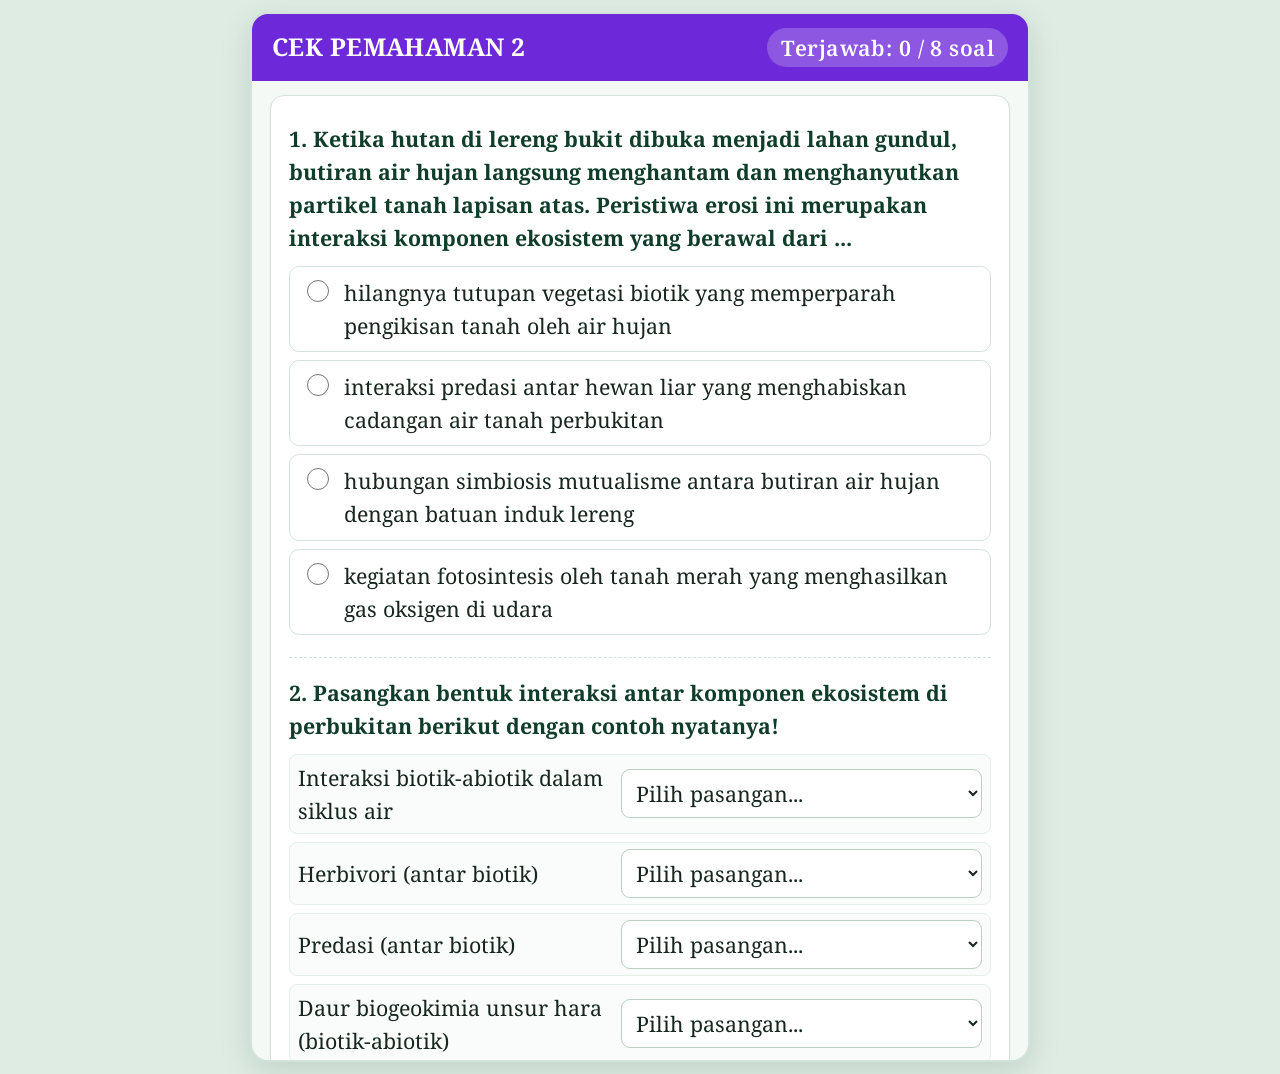
<file: story_content/WebObjects/6N7mlFRgvlp/index.html>
<!DOCTYPE html>
<html lang="id">
<head>
<meta charset="utf-8">
<meta name="viewport" content="width=device-width, initial-scale=1">
<title>Cek Pemahaman 2 - EMILIE | IPA Kelas VII</title>
<link rel="preconnect" href="https://fonts.googleapis.com">
<link rel="preconnect" href="https://fonts.gstatic.com" crossorigin>
<link href="https://fonts.googleapis.com/css2?family=Noto+Serif:ital,wght@0,400;0,600;0,700;1,400&display=swap" rel="stylesheet">
<style>
:root{
  --fs:16pt;
  --g900:#103d2a;
  --g800:#14532d;
  --g700:#1b7a4a;
  --g500:#2f9e63;
  --g200:#bfe3cf;
  --g100:#e7f5ed;
  --bg:#f4f9f6;
  --card:#ffffff;
  --ink:#17261e;
  --mut:#4a5d52;
  --line:#d3e3d9;
  --sky:#0369a1;
  --skybg:#e6f3fb;
  --amb:#b45309;
  --ambbg:#fff3dc;
  --red:#b42318;
  --redbg:#fdecea;
  --pur:#6d28d9;
  --purbg:#f1ebfd;
}
*{box-sizing:border-box}
html,body{
  margin:0;
  padding:0;
  background:#dfece4;
  color:var(--ink);
  font-family:'Noto Serif',Georgia,'Times New Roman',serif;
  font-size:var(--fs);
  line-height:1.55;
  -webkit-text-size-adjust:100%;
}
body{
  display:flex;
  justify-content:center;
  align-items:flex-start;
  min-height:100vh;
  padding:12px;
}
/* Bingkai aplikasi ukuran 780 x 1050 piksel */
.app-frame{
  width:780px;
  max-width:100%;
  height:1050px;
  background:var(--bg);
  border:2px solid var(--line);
  border-radius:18px;
  box-shadow:0 10px 32px rgba(16,61,42,.14);
  display:flex;
  flex-direction:column;
  overflow:hidden;
  position:relative;
}
.stage-head{
  display:flex;
  flex-wrap:wrap;
  justify-content:space-between;
  align-items:center;
  gap:8px 12px;
  padding:14px 20px;
  background:var(--pur);
  color:#fff;
  font-weight:700;
  letter-spacing:.02em;
  flex-shrink:0;
}
.stage-head h1{
  margin:0;
  font-size:1.15em;
  color:#fff;
  line-height:1.25;
}
.stage-head .prog-pill{
  font-weight:600;
  font-size:16pt;
  background:rgba(255,255,255,.22);
  border-radius:999px;
  padding:3px 14px;
  white-space:nowrap;
}
/* Kotak identitas hasil cetak (tampil saat nama diisi atau saat cetak) */
.student-banner{
  background:var(--g100);
  border-bottom:2px solid var(--g200);
  padding:10px 20px;
  display:none;
  flex-wrap:wrap;
  justify-content:space-between;
  gap:6px 16px;
  font-size:16pt;
  color:var(--g900);
  flex-shrink:0;
}
.student-banner.show{
  display:flex;
}
.scroll-area{
  flex:1;
  overflow-y:auto;
  padding:14px 18px 22px;
}
.quiz{
  background:var(--card);
  border:1px solid var(--line);
  border-radius:14px;
  padding:8px 18px 18px;
  margin:0;
  box-shadow:0 1px 3px rgba(16,61,42,.05);
}
.qc{
  border-bottom:1.5px dashed var(--line);
  padding:14px 0;
  transition:background .2s,border-color .2s;
}
.qc:last-of-type{border-bottom:0}
.qc.unanswered-hl{
  background:var(--ambbg);
  border-left:5px solid var(--amb);
  padding-left:12px;
  padding-right:8px;
  border-radius:8px;
}
.qs{
  font-weight:700;
  margin:.2em 0 .55em;
  color:var(--g900);
  font-size:16pt;
}
.opt{
  display:flex;
  gap:12px;
  align-items:flex-start;
  padding:9px 12px;
  border:1.5px solid var(--line);
  border-radius:10px;
  margin:8px 0;
  cursor:pointer;
  background:#fff;
  font-size:16pt;
}
.opt:hover{border-color:var(--g500)}
.opt.ok{background:#e1f5e8;border-color:#2f9e63}
.opt.bad{background:var(--redbg);border-color:#e07a70}
input[type=radio]{
  width:22px;
  height:22px;
  margin-top:4px;
  accent-color:var(--g700);
  flex:none;
  cursor:pointer;
}
.mrow{
  display:grid;
  grid-template-columns:1fr 1.15fr;
  gap:10px;
  align-items:center;
  margin:8px 0;
  padding:6px 8px;
  background:#f9fcfa;
  border-radius:8px;
  border:1px solid #e3efe7;
}
@media(max-width:620px){
  .mrow{grid-template-columns:1fr}
}
select,input[type=text]{
  width:100%;
  font-family:'Noto Serif',Georgia,'Times New Roman',serif;
  font-size:16pt;
  padding:8px 10px;
  border:1.5px solid #b9d0c3;
  border-radius:9px;
  background:#fff;
  color:var(--ink);
}
select:focus,input[type=text]:focus,button:focus-visible{
  outline:3px solid #8fd4ae;
  outline-offset:1px;
}
.fb{
  margin:10px 0 0;
  padding:10px 14px;
  border-radius:10px;
  font-size:16pt;
  display:none;
}
.fb.ok{display:block;background:#e1f5e8;color:#14532d;border-left:5px solid #2f9e63}
.fb.bad{display:block;background:var(--redbg);color:#7a1d14;border-left:5px solid #e07a70}
.warn-box{
  display:none;
  margin:12px 0;
  padding:12px 16px;
  border-radius:10px;
  background:var(--ambbg);
  border-left:6px solid var(--amb);
  color:#78350f;
  font-weight:600;
  font-size:16pt;
}
.warn-box.show{display:block}
.qscore{
  font-weight:700;
  color:var(--g900);
  margin:12px 0 4px;
  padding:12px 16px;
  background:var(--g100);
  border-left:6px solid var(--g700);
  border-radius:10px;
  display:none;
  font-size:16pt;
}
.qscore.show{display:block}
.btns{
  display:flex;
  flex-wrap:wrap;
  gap:10px;
  margin:16px 0 6px;
  align-items:center;
}
.btn{
  display:inline-flex;
  align-items:center;
  justify-content:center;
  gap:8px;
  background:var(--g700);
  color:#fff;
  border:0;
  border-radius:10px;
  padding:10px 18px;
  font-family:'Noto Serif',Georgia,'Times New Roman',serif;
  font-size:16pt;
  font-weight:700;
  cursor:pointer;
  transition:background .15s,opacity .15s,transform .1s;
}
.btn:hover{background:var(--g800)}
.btn.unready{
  background:#7c9a89;
  opacity:.78;
}
.btn.unready:hover{
  background:#698776;
}
.btn.sec{
  background:#fff;
  color:var(--g800);
  border:1.5px solid var(--g500);
}
.btn.sec:hover{background:var(--g100)}
.btn.prt{
  background:var(--sky);
  color:#fff;
}
.btn.prt:hover{background:#075985}

/* Modal Input Nama Murid Sebelum Cetak */
.modal-backdrop{
  position:fixed;
  inset:0;
  background:rgba(16,61,42,.55);
  display:none;
  align-items:center;
  justify-content:center;
  padding:16px;
  z-index:100;
}
.modal-backdrop.open{
  display:flex;
}
.modal-card{
  background:#fff;
  border:2px solid var(--g500);
  border-radius:16px;
  width:100%;
  max-width:520px;
  padding:20px 22px;
  box-shadow:0 16px 40px rgba(0,0,0,.28);
}
.modal-card h2{
  margin:0 0 8px;
  font-size:1.15em;
  color:var(--g900);
}
.modal-card p{
  margin:0 0 12px;
  font-size:16pt;
}
.modal-fld{
  margin:10px 0;
}
.modal-fld label{
  display:block;
  font-weight:700;
  margin-bottom:4px;
  color:var(--g900);
}
.modal-err{
  display:none;
  color:var(--red);
  background:var(--redbg);
  border-left:4px solid var(--red);
  padding:8px 12px;
  border-radius:6px;
  margin-top:8px;
  font-weight:600;
}
.modal-err.show{display:block}

@media print{
  @page{size:A4 portrait;margin:12mm}
  html,body{
    background:#fff!important;
    padding:0!important;
    height:auto!important;
    overflow:visible!important;
  }
  .app-frame{
    width:100%!important;
    height:auto!important;
    border:0!important;
    box-shadow:none!important;
    overflow:visible!important;
  }
  .scroll-area{
    overflow:visible!important;
    padding:10px 0!important;
  }
  .student-banner{
    display:flex!important;
    border:1.5px solid var(--g700)!important;
    border-radius:10px;
    margin:10px 0;
  }
  .noprint,.btns,.modal-backdrop,.warn-box{
    display:none!important;
  }
  .qc,.opt,.mrow,.fb{
    break-inside:avoid;
  }
  *{-webkit-print-color-adjust:exact;print-color-adjust:exact}
}
</style>
</head>
<body>
<div class="app-frame" role="main">
  <header class="stage-head">
    <h1>CEK PEMAHAMAN 2</h1>
    <span class="prog-pill" id="progText">Terjawab: 0 / 8 soal</span>
  </header>

  <div class="student-banner" id="studentBanner">
    <div><b>Nama Murid:</b> <span id="outNama">-</span></div>
    <div id="wrapKelas"><b>Kelas:</b> <span id="outKelas">-</span></div>
    <div><b>Waktu Cetak:</b> <span id="outWaktu">-</span></div>
  </div>

  <div class="scroll-area" id="scrollArea">
    <div class="quiz" id="quizBox"></div>
  </div>
</div>

<!-- Modal Tulis Nama Murid sebelum Cetak ke PDF -->
<div class="modal-backdrop" id="printModal" role="dialog" aria-modal="true" aria-labelledby="modalTitle">
  <div class="modal-card">
    <h2 id="modalTitle">Cetak Hasil Jawaban ke PDF</h2>
    <p>Tuliskan nama lengkapmu terlebih dahulu agar tercetak pada lembar hasil jawaban Cek Pemahaman 2.</p>
    <div class="modal-fld">
      <label for="inpNama">Nama Murid <span style="color:var(--red)">*</span></label>
      <input type="text" id="inpNama" placeholder="Ketik nama lengkapmu..." autocomplete="name">
    </div>
    <div class="modal-fld">
      <label for="inpKelas">Kelas (opsional)</label>
      <input type="text" id="inpKelas" placeholder="Contoh: VII A">
    </div>
    <div class="modal-err" id="modalErr">Harap tuliskan namamu terlebih dahulu sebelum melanjutkan mencetak!</div>
    <div class="btns" style="justify-content:flex-end;margin-top:16px">
      <button type="button" class="btn sec" id="btnCancelPrint">Batal</button>
      <button type="button" class="btn prt" id="btnConfirmPrint">&#128424; Lanjutkan Cetak PDF</button>
    </div>
  </div>
</div>

<script>
(function(){
  'use strict';

  const Q = [
    {t:'mcq', q:'Ketika hutan di lereng bukit dibuka menjadi lahan gundul, butiran air hujan langsung menghantam dan menghanyutkan partikel tanah lapisan atas. Peristiwa erosi ini merupakan interaksi komponen ekosistem yang berawal dari ...',
     o:[
       'hilangnya tutupan vegetasi biotik yang memperparah pengikisan tanah oleh air hujan',
       'interaksi predasi antar hewan liar yang menghabiskan cadangan air tanah perbukitan',
       'hubungan simbiosis mutualisme antara butiran air hujan dengan batuan induk lereng',
       'kegiatan fotosintesis oleh tanah merah yang menghasilkan gas oksigen di udara'
     ], a:0, e:'Erosi sendiri adalah interaksi antar abiotik (air dan tanah), namun lajunya meningkat drastis ketika komponen biotik (tajuk dan akar tumbuhan) yang melindungi tanah dihilangkan.'},
    {t:'match', q:'Pasangkan bentuk interaksi antar komponen ekosistem di perbukitan berikut dengan contoh nyatanya!', p:[['Interaksi biotik-abiotik dalam siklus air','Tajuk dan akar rumput menahan laju limpasan sehingga air hujan meresap (infiltrasi) ke tanah'],['Herbivori (antar biotik)','Belalang dan ulat memakan daun rumput di lereng'],['Predasi (antar biotik)','Burung pemakan serangga dan katak memangsa belalang'],['Daur biogeokimia unsur hara (biotik-abiotik)','Jamur dan bakteri menguraikan serasah rumput menjadi humus yang menyuburkan tanah']], e:'Di dalam ekosistem lereng, interaksi makan-memakan (herbivori, predasi) berjalan beriringan dengan interaksi biotik-abiotik (infiltrasi air dan daur hara oleh pengurai).'},
    {t:'mcq', q:'Jika lahan perbukitan yang semula berupa hutan beragam tumbuhan diubah seluruhnya menjadi kebun monokultur (hanya satu jenis tanaman semusim tanpa tanaman penutup tanah), dampak ekologis yang terjadi pada jaring-jaring makanan adalah ...',
     o:[
       'jaring-jaring makanan di lereng menjadi makin rumit dan sangat stabil selamanya',
       'keanekaragaman produsen menurun, musuh alami berkurang, dan tanah terbuka mudah tererosi',
       'populasi cacing tanah dan jamur pengurai meningkat pesat karena lahan gundul',
       'aliran energi matahari berhenti bekerja karena daun tanaman tidak lagi hijau'
     ], a:1, e:'Monokultur menyederhanakan jaring-jaring makanan, menghilangkan variasi habitat bagi predator alami (memicu ledakan hama), dan menyisakan tanah terbuka yang rentan erosi.'},
    {t:'order', q:'Urutkan proses terganggunya ekosistem lereng saat hujan deras turun di lahan yang baru dibuka (beri nomor 1-4)!', items:['Tajuk dan serasah tidak ada sehingga butir hujan menghantam tanah secara langsung (erosi percik)','Pori tanah cepat tertutup dan jenuh sehingga air gagal meresap dan mengalir deras sebagai limpasan permukaan','Limpasan mengikis lapisan tanah atas (humus) dan membentuk alur-alur erosi di lereng','Tanah subur mengendap (sedimentasi) menutup saluran/jalan di bawah, sementara lereng menjadi miskin unsur hara'], e:'Urutan proses: hantaman butir hujan (erosi percik) -> penurunan infiltrasi & munculnya limpasan -> pengikisan alur & hilangnya humus -> sedimentasi di hilir dan kemiskinan hara di hulu.'},
    {t:'mcq', q:'Mengapa terkikisnya lapisan tanah atas (topsoil) akibat erosi sangat merugikan kelangsungan hidup komponen biotik di lereng?',
     o:[
       'Karena lapisan tanah atas hanya berisi batuan keras penghambat akar tumbuhan',
       'Karena jamur pengurai dan cacing tanah hanya hidup di udara bebas',
       'Karena lapisan atas menyimpan humus hasil penguraian sebagai nutrisi utama produsen',
       'Karena hilangnya tanah lapisan atas membuat kemiringan lereng berubah menjadi datar'
     ], a:2, e:'Lapisan atas (topsoil) adalah pusat interaksi biotik-abiotik di tanah: kaya humus, unsur hara, pori air dan udara, serta dihuni akar, detritivor, dan pengurai.'},
    {t:'mcq', q:'Penelitian menunjukkan bahwa timbunan sampah plastik yang terpecah menjadi mikroplastik di dalam tanah dapat mengganggu ekosistem karena ...',
     o:[
       'menjadi sumber makanan bergizi tinggi bagi bakteri pengurai dan akar rumput',
       'mempercepat peresapan air hujan dan pembentukan humus secara alami di lereng',
       'mengikat gas karbon dioksida dari udara bebas layaknya daun tumbuhan hijau',
       'mengubah kepadatan dan kelembapan tanah sehingga mengganggu aktivitas cacing serta mikroba'
     ], a:3, e:'Polimer plastik sulit diuraikan dekomposer; keberadaannya di tanah mengubah sifat fisik tanah (kepadatan, pori air) dan mengganggu interaksi mikroba serta fauna tanah.'},
    {t:'mcq', q:'Dalam upaya pelestarian lingkungan di sekolah untuk mengatasi bungkus plastik jajanan, bagaimana urutan prioritas 3R yang paling bertanggung jawab secara ekologis?',
     o:[
       'Membuat sebanyak mungkin sampah kemasan plastik agar dapat dianyam menjadi Geocell',
       'Mengurangi plastik sekali pakai, memakai ulang wadah, lalu mendaur ulang limbah',
       'Membakar seluruh tumpukan plastik di halaman belakang sekolah agar cepat habis',
       'Mengubur bungkus plastik jajanan di bawah kebun sekolah supaya bercampur tanah'
     ], a:1, e:'Pemanfaatan limbah plastik menjadi Geocell adalah langkah hilir (reuse/recycle skala terbatas); langkah utama pelestarian ekosistem tetap mengurangi timbulan sampah plastik dari sumbernya (Reduce).'},
    {t:'mcq', q:'Bagaimana sistem Geocell Plastik Bervegetasi Rumput memadukan komponen abiotik buatan dan komponen biotik untuk menekan erosi lereng?',
     o:[
       'Plastik menyerap seluruh air hujan, sedangkan daun rumput meleburkan plastik kemasan',
       'Rumput menahan batu besar, sedangkan pita plastik berfotosintesis menghasilkan gas oksigen',
       'Geocell plastik menggantikan peran cahaya matahari dan air bagi ekosistem lereng',
       'Sel plastik mengurung tanah awal, sementara akar rumput mengikat partikel tanah'
     ], a:3, e:'Geocell bekerja melalui sinergi: sel plastik memberi kestabilan mekanis awal bagi tanah (abiotik), memberi kesempatan bagi rumput (biotik) untuk berakar dan mengambil alih fungsi ekologis pengikat tanah.'}
  ];

  const box = document.getElementById('quizBox');
  const progText = document.getElementById('progText');
  const printModal = document.getElementById('printModal');
  const inpNama = document.getElementById('inpNama');
  const inpKelas = document.getElementById('inpKelas');
  const modalErr = document.getElementById('modalErr');
  const studentBanner = document.getElementById('studentBanner');
  const outNama = document.getElementById('outNama');
  const outKelas = document.getElementById('outKelas');
  const wrapKelas = document.getElementById('wrapKelas');
  const outWaktu = document.getElementById('outWaktu');

  function esc(s){
    return String(s).replace(/[&<>"]/g, function(m){
      return {'&':'&amp;','<':'&lt;','>':'&gt;','"':'&quot;'}[m];
    });
  }

  function fmt(x, d){
    if (!isFinite(x)) return '-';
    d = d == null ? 1 : d;
    const r = Math.round(x * Math.pow(10, d)) / Math.pow(10, d);
    let s = r.toFixed(d);
    if (s.indexOf('.') > -1) s = s.replace(/0+$/, '').replace(/\.$/, '');
    return s.replace('.', ',');
  }

  function shuffled(arr, seed){
    const a = arr.map(function(x, i){ return [x, i]; });
    let s = seed * 7919 + 13;
    for (let i = a.length - 1; i > 0; i--){
      s = (s * 9301 + 49297) % 233280;
      const j = Math.floor(s / 233280 * (i + 1));
      const t = a[i]; a[i] = a[j]; a[j] = t;
    }
    if (a.every(function(x, i){ return x[1] === i; })) a.push(a.shift());
    return a;
  }

  function renderQuiz(){
    let h = '';
    Q.forEach(function(q, i){
      h += '<div class="qc" data-i="' + i + '" id="qc-' + i + '"><p class="qs">' + (i + 1) + '. ' + q.q + '</p>';
      if (q.t === 'match'){
        const opts = shuffled(q.p.map(function(p){ return p[1]; }), i + 3).map(function(x){ return x[0]; });
        q.p.forEach(function(p, j){
          h += '<div class="mrow"><span>' + esc(p[0]) + '</span><select data-j="' + j + '" aria-label="' + esc(p[0]) + '"><option value="">Pilih pasangan...</option>' + opts.map(function(o){ return '<option>' + esc(o) + '</option>'; }).join('') + '</select></div>';
        });
      } else if (q.t === 'order'){
        h += shuffled(q.items, i + 7).map(function(pr){
          return '<div class="mrow"><span>' + esc(pr[0]) + '</span><select data-orig="' + pr[1] + '" aria-label="Urutan ' + esc(pr[0]) + '"><option value="">Urutan ke-</option>' + q.items.map(function(_, k){ return '<option value="' + (k + 1) + '">' + (k + 1) + '</option>'; }).join('') + '</select></div>';
        }).join('');
      } else {
        q.o.forEach(function(o, k){
          h += '<label class="opt"><input type="radio" name="f2-' + i + '" value="' + k + '"><span>' + o + '</span></label>';
        });
      }
      h += '<div class="fb"></div></div>';
    });
    h += '<div class="warn-box" id="warnBox" role="alert"></div>';
    h += '<div class="btns noprint">' +
         '<button type="button" class="btn unready" id="btnCheck" data-act="check">Periksa Jawaban</button>' +
         '<button type="button" class="btn sec" id="btnReset" data-act="reset">Ulangi</button>' +
         '<button type="button" class="btn prt" id="btnPrint" data-act="print">&#128424; Cetak ke PDF</button>' +
         '</div>';
    h += '<div class="qscore" id="qScore" aria-live="polite"></div>';
    box.innerHTML = h;
  }

  function getUnanswered(){
    const missing = [];
    const qcs = Array.from(box.querySelectorAll('.qc'));
    qcs.forEach(function(qc, i){
      const q = Q[i];
      let complete = false;
      if (q.t === 'match' || q.t === 'order'){
        const sels = Array.from(qc.querySelectorAll('select'));
        complete = sels.every(function(s){ return s.value !== ''; });
      } else {
        complete = !!qc.querySelector('input[type=radio]:checked');
      }
      if (!complete) missing.push(i + 1);
    });
    return missing;
  }

  function updateStatus(){
    const missing = getUnanswered();
    const answered = Q.length - missing.length;
    progText.textContent = 'Terjawab: ' + answered + ' / ' + Q.length + ' soal';
    const btnCheck = document.getElementById('btnCheck');
    const warnBox = document.getElementById('warnBox');
    if (missing.length === 0){
      btnCheck.classList.remove('unready');
      warnBox.classList.remove('show');
      warnBox.textContent = '';
    } else {
      btnCheck.classList.add('unready');
    }
    Array.from(box.querySelectorAll('.qc')).forEach(function(qc, idx){
      if (missing.indexOf(idx + 1) === -1) qc.classList.remove('unanswered-hl');
    });
  }

  function checkQuiz(){
    const missing = getUnanswered();
    const warnBox = document.getElementById('warnBox');
    const qcs = Array.from(box.querySelectorAll('.qc'));

    if (missing.length > 0){
      qcs.forEach(function(qc, idx){
        qc.classList.toggle('unanswered-hl', missing.indexOf(idx + 1) !== -1);
      });
      warnBox.innerHTML = '&#9888;&#65039; <b>Peringatan:</b> Kamu belum menjawab semua soal! Silakan lengkapi dulu <b>Soal nomor ' + missing.join(', ') + '</b> (masih ada ' + missing.length + ' soal yang belum lengkap) agar tombol Periksa Jawaban dapat memproses nilaimu.';
      warnBox.classList.add('show');
      const firstMissing = document.getElementById('qc-' + (missing[0] - 1));
      if (firstMissing) firstMissing.scrollIntoView({behavior:'smooth', block:'center'});
      return;
    }

    warnBox.classList.remove('show');
    let score = 0;
    qcs.forEach(function(qc, i){
      qc.classList.remove('unanswered-hl');
      const q = Q[i];
      let ok = 0;
      if (q.t === 'match'){
        const sels = Array.from(qc.querySelectorAll('select'));
        let c = 0;
        sels.forEach(function(s, j){ if (s.value === q.p[j][1]) c++; });
        ok = c / q.p.length;
      } else if (q.t === 'order'){
        const sels = Array.from(qc.querySelectorAll('select'));
        let c = 0;
        sels.forEach(function(s){
          if (s.value && parseInt(s.value, 10) - 1 === parseInt(s.dataset.orig, 10)) c++;
        });
        ok = c / q.items.length;
      } else {
        const ch = qc.querySelector('input:checked');
        ok = ch && parseInt(ch.value, 10) === q.a ? 1 : 0;
        Array.from(qc.querySelectorAll('.opt')).forEach(function(op, k){
          op.classList.remove('ok', 'bad');
          if (k === q.a) op.classList.add('ok');
          else if (ch && parseInt(ch.value, 10) === k) op.classList.add('bad');
        });
      }
      const fb = qc.querySelector('.fb');
      fb.className = 'fb ' + (ok === 1 ? 'ok' : 'bad');
      fb.innerHTML = (ok === 1 ? '<b>Tepat.</b> ' : (ok > 0 ? '<b>Sebagian benar.</b> ' : '<b>Belum tepat.</b> ')) + (q.e || '') + ((q.t === 'mcq' || !q.t) && ok !== 1 ? ' <b>Jawaban tepat: ' + q.o[q.a] + '</b>' : '');
      score += ok;
    });

    const n = Q.length, pct = Math.round(score / n * 100);
    const scEl = document.getElementById('qScore');
    scEl.textContent = 'Skor: ' + fmt(score, 1) + ' dari ' + n + ' (' + pct + '%). ' + (pct >= 85 ? 'Sangat baik!' : pct >= 60 ? 'Bagus. Periksa kembali bagian yang masih keliru.' : 'Pelajari lagi materinya, lalu coba ulangi.');
    scEl.classList.add('show');
    scEl.scrollIntoView({behavior:'smooth', block:'nearest'});
  }

  function resetQuiz(){
    Array.from(box.querySelectorAll('input[type=radio]')).forEach(function(r){ r.checked = false; });
    Array.from(box.querySelectorAll('select')).forEach(function(s){ s.value = ''; });
    Array.from(box.querySelectorAll('.opt')).forEach(function(o){ o.classList.remove('ok', 'bad'); });
    Array.from(box.querySelectorAll('.qc')).forEach(function(qc){ qc.classList.remove('unanswered-hl'); });
    Array.from(box.querySelectorAll('.fb')).forEach(function(f){ f.className = 'fb'; f.innerHTML = ''; });
    const scEl = document.getElementById('qScore');
    scEl.classList.remove('show');
    scEl.textContent = '';
    const warnBox = document.getElementById('warnBox');
    warnBox.classList.remove('show');
    warnBox.textContent = '';
    updateStatus();
    document.getElementById('scrollArea').scrollTo({top:0, behavior:'smooth'});
  }

  function openPrintModal(){
    modalErr.classList.remove('show');
    printModal.classList.add('open');
    setTimeout(function(){ inpNama.focus(); }, 50);
  }

  function closePrintModal(){
    printModal.classList.remove('open');
  }

  function confirmPrint(){
    const nama = inpNama.value.trim();
    const kelas = inpKelas.value.trim();
    if (!nama){
      modalErr.classList.add('show');
      inpNama.focus();
      return;
    }
    outNama.textContent = nama;
    if (kelas){
      outKelas.textContent = kelas;
      wrapKelas.style.display = '';
    } else {
      wrapKelas.style.display = 'none';
    }
    outWaktu.textContent = new Date().toLocaleString('id-ID', {
      day:'2-digit', month:'long', year:'numeric', hour:'2-digit', minute:'2-digit'
    });
    studentBanner.classList.add('show');
    closePrintModal();
    setTimeout(function(){ window.print(); }, 150);
  }

  renderQuiz();
  updateStatus();

  box.addEventListener('change', updateStatus);
  box.addEventListener('click', function(e){
    const b = e.target.closest('button[data-act]');
    if (!b) return;
    const act = b.dataset.act;
    if (act === 'check') checkQuiz();
    else if (act === 'reset') resetQuiz();
    else if (act === 'print') openPrintModal();
  });

  document.getElementById('btnCancelPrint').addEventListener('click', closePrintModal);
  document.getElementById('btnConfirmPrint').addEventListener('click', confirmPrint);
  inpNama.addEventListener('input', function(){
    if (inpNama.value.trim()) modalErr.classList.remove('show');
  });
  printModal.addEventListener('keydown', function(e){
    if (e.key === 'Escape') closePrintModal();
    else if (e.key === 'Enter'){
      e.preventDefault();
      confirmPrint();
    }
  });
})();
</script>
</body>
</html>
</file>
<file: html5/data/css/output.min.css>
@font-face {
  font-family: 'LatoBold Charset1_ Bold44E8F313';
  src: url('[data-uri]');
  font-style: normal;
  font-weight: bold;
}
@font-face {
  font-family: 'Lato Charset1_ 6Fw9wrl99D155602';
  src: url('[data-uri]');
  font-style: normal;
  font-weight: normal;
}
@font-face {
  font-family: 'Cambria Charset1_ 6d8u9B18DBAAB';
  src: url('[data-uri]');
  font-style: normal;
  font-weight: normal;
}
@font-face {
  font-family: 'CambriaBold CharsetBold80C37056';
  src: url('[data-uri]');
  font-style: normal;
  font-weight: bold;
}
@font-face {
  font-family: 'Cambria Charset0_v2mMMc7E6B6FA5';
  src: url('[data-uri]');
  font-style: normal;
  font-weight: normal;
}
@font-face {
  font-family: 'CambriaBold CharsetBold12509754';
  src: url('[data-uri]');
  font-style: normal;
  font-weight: bold;
}
.cs-HTML {
  background: rgba(40, 40, 40, 1);
}
.cs-npnxnanbnsnfns00000000001 .cs-infopanel  {
  box-shadow: 0 1px 0 rgba(0, 0, 0, 0);
  background: rgba(255, 255, 255, 1);
}
.cs-npnxnanbnsnfns00000000001 .cs-infopanel .cs-link {
  color: rgba(186, 187, 186, 1);
}
.cs-npnxnanbnsnfns00000000001 .cs-infopanel .cs-link:hover {
  color: rgba(255, 255, 255, 1);
}
.cs-npnxnanbnsnfns00000000001 .cs-infopanel .cs-name {
  color: rgba(68, 68, 68, 1);
}
.cs-npnxnanbnsnfns00000000001 .cs-infopanel .cs-title {
  color: rgba(153, 153, 153, 1);
}
.cs-npnxnanbnsnfns00000000001 .cs-infopanelpopup  {
  box-shadow: 0 1px 0 rgba(0, 0, 0, 0);
  background: rgba(0, 0, 0, 0);
}
.cs-npnxnanbnsnfns00000000001 .cs-infopanelpopup .cs-link {
  color: rgba(255, 0, 0, 1);
}
.cs-npnxnanbnsnfns00000000001 .cs-infopanelpopup .cs-link:hover {
  color: rgba(255, 255, 255, 1);
}
.cs-npnxnanbnsnfns00000000001 .cs-infopanelpopup .cs-name {
  color: rgba(255, 255, 255, 1);
}
.cs-npnxnanbnsnfns00000000001 .cs-infopanelpopup .cs-bio {
  color: rgba(186, 187, 186, 1);
}
.cs-npnxnanbnsnfns00000000001 .cs-timer  {
  color: rgba(186, 187, 186, 1);
}
.cs-npnxnanbnsnfns00000000001 .cs-duration stop:first-child {
  stop-color: rgba(60, 60, 60, 1);
}
.cs-npnxnanbnsnfns00000000001 .cs-duration stop:last-child {
  stop-color: rgba(60, 60, 60, 1);
}
.cs-npnxnanbnsnfns00000000001 .cs-elapsed stop:first-child {
  stop-color: rgba(254, 227, 71, 1);
}
.cs-npnxnanbnsnfns00000000001 .cs-elapsed stop:last-child {
  stop-color: rgba(254, 227, 71, 1);
}
.cs-npnxnanbnsnfns00000000001 .cs-timer .cs-pie .cs-innerstroke {
  stroke: rgba(199, 199, 199, 1);
}
.cs-npnxnanbnsnfns00000000001 .cs-timer .cs-pie .cs-innerborder {
  stroke: rgba(255, 255, 255, 1);
}
.cs-npnxnanbnsnfns00000000001 .cs-window  {
  box-shadow: 0 8px 5px rgba(0, 0, 0, 0.2);
  border-color: rgba(49, 99, 0, 0);
  background: rgba(33, 33, 33, 1);
  color: rgba(248, 248, 248, 1);
}
.cs-npnxnanbnsnfns00000000001 .cs-window .cs-diva {
  border-color: rgba(78, 78, 78, 1);
}
.cs-npnxnanbnsnfns00000000001 .cs-window .cs-divb {
  border-color: rgba(78, 78, 78, 0);
}
.cs-npnxnanbnsnfns00000000001 .cs-editor .cs-editor-slide {
  color: rgba(226, 226, 226, 1);
}
.cs-npnxnanbnsnfns00000000001 .cs-editor .cs-editor-html {
  color: rgba(186, 187, 186, 1);
}
.cs-npnxnanbnsnfns00000000001 .cs-editor .cs-editor-button {
  text-shadow: 0 1px 0 rgba(0, 0, 0, 0);
  color: rgba(255, 255, 255, 1);
  border-color: rgba(211, 211, 211, 1);
  background: rgba(34, 34, 34, 1);
}
.cs-npnxnanbnsnfns00000000001 .cs-editor .cs-editor-button:hover {
  background: rgba(68, 68, 68, 1);
}
.cs-npnxnanbnsnfns00000000001 .cs-editor .cs-editor-button:active {
  background: rgba(68, 68, 68, 1);
}
.cs-npnxnanbnsnfns00000000001 .cs-listitem  {
  color: rgba(186, 187, 186, 1);
  border-color: none;
  border: 1px solid transparent;
}
.cs-npnxnanbnsnfns00000000001 .cs-listitem:hover {
  background: rgba(255, 255, 255, 0.06);
  border-color: rgba(108, 108, 108, 1) !important;
  border-width: 1px;
  border-radius: 2px;
  border-style: solid;
  box-sizing: border-box;
}
.cs-npnxnanbnsnfns00000000001 .cs-listitem.hover {
  background: rgba(255, 255, 255, 0.06);
  border-color: rgba(108, 108, 108, 1) !important;
  border-width: 1px;
  border-radius: 2px;
  border-style: solid;
  box-sizing: border-box;
}
.cs-npnxnanbnsnfns00000000001 .cs-glossary  {
  color: rgba(186, 187, 186, 1);
}
.cs-npnxnanbnsnfns00000000001 .cs-glossary .cs-scrolling-panel {
  background: rgba(0, 0, 0, 0);
}
.cs-npnxnanbnsnfns00000000001 .cs-glossary .cs-term.cs-selected .cs-choice-list-trigger {
  color: rgba(255, 255, 255, 1);
  background: rgba(255, 255, 255, 1);
}
.cs-npnxnanbnsnfns00000000001 .cs-glossary .cs-term.cs-selected .cs-choice-list-trigger:focus {
  color: rgba(255, 255, 255, 1);
  background: rgba(255, 255, 255, 1);
}
.cs-npnxnanbnsnfns00000000001 .cs-glossary .cs-term:hover .cs-choice-list-trigger {
  background: rgba(186, 187, 186, 1);
}
.cs-npnxnanbnsnfns00000000001 .cs-glossary .cs-term.hover .cs-choice-list-trigger {
  background: rgba(186, 187, 186, 1);
}
.cs-npnxnanbnsnfns00000000001 .cs-glossary .cs-term .cs-choice-list-trigger:focus {
  background: rgba(186, 187, 186, 1);
}
.cs-npnxnanbnsnfns00000000001 .cs-glossary .cs-diva {
  border-color: rgba(0, 0, 0, 0);
}
.cs-npnxnanbnsnfns00000000001 .cs-glossary .cs-divb {
  border-color: rgba(0, 0, 0, 0);
}
.cs-npnxnanbnsnfns00000000001 .cs-glossary .cs-divc {
  border-color: rgba(0, 0, 0, 0);
}
.cs-npnxnanbnsnfns00000000001 .cs-glossary .cs-heading {
  color: rgba(248, 248, 248, 1);
  font-weight: 700;
}
.note-content p span {
  color: rgba(186, 187, 186, 1);
  line-height: 1.4em;
  font-size: 103.769%;
}
.cs-npnxnanbnsnfns00000000001 .cs-resource .cs-separator {
  border-color: rgba(0, 0, 0, 0);
}
.cs-npnxnanbnsnfns00000000001 .cs-outline  {
  color: rgba(45, 45, 45, 1);
}
.cs-npnxnanbnsnfns00000000001 .cs-outline .cs-diva {
  border-color: rgba(0, 0, 0, 0);
}
.cs-npnxnanbnsnfns00000000001 .cs-outline .cs-divb {
  border-color: rgba(0, 0, 0, 0);
}
.cs-npnxnanbnsnfns00000000001 .cs-outline .cs-divc {
  border-color: rgba(0, 0, 0, 0);
}
.cs-npnxnanbnsnfns00000000001 .cs-outline .cs-search-filter:hover {
  color: rgba(0, 0, 0, 0);
}
.cs-npnxnanbnsnfns00000000001 .cs-outline .cs-search-filter.hover {
  color: rgba(0, 0, 0, 0);
}
.cs-npnxnanbnsnfns00000000001 .cs-transcript  {
  color: rgba(255, 255, 255, 1);
}
.cs-npnxnanbnsnfns00000000001 .cs-transcript .cs-div {
  border-color: rgba(0, 0, 0, 0);
}
.cs-npnxnanbnsnfns00000000001 .cs-tabs:not(.topmenu-item) {
  color: rgba(248, 248, 248, 1);
}
.cs-npnxnanbnsnfns00000000001 .cs-tabs .cs-inner-button:not(.topmenu-item) {
  text-shadow: 0 1px 0 rgba(0, 0, 0, 0);
}
.cs-npnxnanbnsnfns00000000001 .cs-tabs:hover:not(.topmenu-item) {
  color: rgba(248, 248, 248, 1);
}
.cs-npnxnanbnsnfns00000000001 .cs-tabs.cs-selected {
  background: rgba(0, 0, 0, 0);
  color: rgba(248, 248, 248, 1);
}
.cs-npnxnanbnsnfns00000000001 .cs-seekcontrol  {
  background: rgba(0, 0, 0, 0);
  border-color: rgba(0, 0, 0, 0);
}
.cs-npnxnanbnsnfns00000000001 .cs-seekcontrol .cs-button:hover .cs-icon {
  fill: rgba(255, 255, 255, 1);
}
.cs-npnxnanbnsnfns00000000001 .cs-seekcontrol .cs-button.hover .cs-icon {
  fill: rgba(255, 255, 255, 1);
}
.cs-npnxnanbnsnfns00000000001 .cs-seekcontrol .cs-button .cs-icon-shadow {
  fill: rgba(0, 0, 0, 0);
}
.cs-npnxnanbnsnfns00000000001 .cs-seekcontrol .cs-button .cs-icon {
  fill: rgba(180, 180, 180, 1);
}
.cs-npnxnanbnsnfns00000000001 .cs-seekcontrol .cs-seek .cs-fill {
  background: rgba(255, 255, 255, 0.6);
}
.cs-npnxnanbnsnfns00000000001 .cs-seekcontrol .cs-seek {
  background: rgba(108, 108, 108, 1);
  border-color: rgba(0, 0, 0, 0);
}
.cs-npnxnanbnsnfns00000000001 .cs-searchinput .cs-input {
  color: rgba(186, 187, 186, 1);
  border-color: rgba(0, 0, 0, 0);
  background: rgba(255, 255, 255, 0.06);
}
.cs-npnxnanbnsnfns00000000001 .cs-searchinput .cs-input:focus {
  color: rgba(248, 248, 248, 1);
  background: rgba(41, 41, 41, 1);
}
.cs-npnxnanbnsnfns00000000001 .cs-searchinput .cs-input:hover {
  box-shadow: inset 0 0 1px 0 rgba(69, 126, 19, 0);
}
.cs-npnxnanbnsnfns00000000001 .cs-searchinput .cs-input.hover {
  box-shadow: inset 0 0 1px 0 rgba(69, 126, 19, 0);
}
.cs-npnxnanbnsnfns00000000001 .cs-searchinput .cs-button .cs-icon {
  fill: rgba(186, 187, 186, 1);
}
.cs-npnxnanbnsnfns00000000001 .cs-searchinput .cs-button:hover {
  fill: rgba(63, 133, 0, 1);
}
.cs-npnxnanbnsnfns00000000001 .cs-searchinput .cs-button.hover {
  fill: rgba(63, 133, 0, 1);
}
.cs-npnxnanbnsnfns00000000001 .cs-menu  {
  box-shadow: 0 1px 0 rgba(0, 0, 0, 0);
  background: rgba(33, 33, 33, 1);
}
.cs-npnxnanbnsnfns00000000001 .cs-topmenu-item.active .cs-tab {
  background: rgba(33, 33, 33, 1);
}
.cs-npnxnanbnsnfns00000000001 .cs-logo  {
  box-shadow: 0 1px 0 rgba(37, 75, 0, 1);
  background: rgba(255, 255, 255, 0);
}
.cs-npnxnanbnsnfns00000000001 .cs-checkbox  {
  color: rgba(255, 255, 255, 1);
}
.cs-npnxnanbnsnfns00000000001 .cs-checkbox:hover {
  border-color: rgba(175, 221, 130, 1);
}
.cs-npnxnanbnsnfns00000000001 .cs-checkbox.hover {
  border-color: rgba(175, 221, 130, 1);
}
.cs-npnxnanbnsnfns00000000001 .cs-checkbox .cs-box {
  color: rgba(255, 255, 255, 1);
  border-color: rgba(42, 83, 0, 1);
}
.cs-npnxnanbnsnfns00000000001 .cs-checkbox .cs-box:checked::after {
  color: rgba(43, 196, 0, 1);
}
.cs-npnxnanbnsnfns00000000001 .cs-button  {
  text-shadow: 0 1px 0 rgba(0, 0, 0, 0);
  color: rgba(186, 187, 186, 1);
  border-color: rgba(0, 0, 0, 0);
  background: rgba(0, 0, 0, 0);
  box-shadow: 0 1px 0 rgba(0, 0, 0, 0);
}
.cs-npnxnanbnsnfns00000000001 .cs-button .cs-icon {
  fill: rgba(186, 187, 186, 1);
}
.cs-npnxnanbnsnfns00000000001 .cs-button .cs-icon-shadow {
  fill: rgba(0, 0, 0, 0);
}
.cs-npnxnanbnsnfns00000000001 .cs-button:hover {
  background: rgba(248, 248, 248, 1);
}
.cs-npnxnanbnsnfns00000000001 .cs-button.hover {
  background: rgba(248, 248, 248, 1);
}
.cs-npnxnanbnsnfns00000000001 .cs-button:active {
  background: rgba(0, 0, 0, 0);
}
.cs-npnxnanbnsnfns00000000001 .cs-button.cs-disabled:hover {
  background: rgba(0, 0, 0, 0);
}
.cs-npnxnanbnsnfns00000000001 .cs-button.cs-disabled.hover {
  background: rgba(0, 0, 0, 0);
}
.cs-npnxnanbnsnfns00000000001 .cs-button.cs-disabled:active {
  background: rgba(0, 0, 0, 0);
}
.cs-npnxnanbnsnfns00000000001 .cs-button.cs-volume:hover {
  background: rgba(0, 0, 0, 0);
}
.cs-npnxnanbnsnfns00000000001 .cs-button.cs-volume.hover {
  background: rgba(0, 0, 0, 0);
}
.cs-npnxnanbnsnfns00000000001 .cs-button.cs-volume:active {
  background: rgba(0, 0, 0, 0);
}
.cs-npnxnanbnsnfns00000000001.cs-base  {
  color: rgba(186, 187, 186, 1);
  border-color: rgba(40, 40, 40, 1);
  background: rgba(40, 40, 40, 1);
}
.cs-npnxnanbnsnfns00000000001.cs-base .cs-separator .cs-diva {
  background: rgba(69, 69, 69, 1);
}
.cs-npnxnanbnsnfns00000000001.cs-base .cs-separator .cs-divb {
  background: rgba(0, 0, 0, 0);
}
.cs-npnxnanbnsnfns00000000001.cs-base .cs-topmenu-item.active .cs-tab {
  border-color: rgba(69, 69, 69, 1);
}
.cs-npnxnanbnsnfns00000000001.cs-base .cs-topmenu-item.active .cs-panel {
  border-color: rgba(69, 69, 69, 1);
}
.cs-npnxnanbnsnfns00000000001.cs-base .cs-left {
  background: rgba(33, 33, 33, 1);
}
.cs-npnxnanbnsnfns00000000001.cs-base .cs-area-primary .cs-slide-container {
  background: rgba(40, 40, 40, 1);
}
.cs-npnxnanbnsnfns00000000001.cs-base.cs-custom-theme .cs-brandhighlight-bg {
  background: rgba(79, 189, 244, 1) !important;
}
.cs-npnxnanbnsnfns00000000001.cs-base.cs-custom-theme .cs-brandhighlight-secondary-bg {
  background: rgba(255, 255, 255, 1) !important;
}
.cs-npnxnanbnsnfns00000000001.cs-base.cs-custom-theme .cs-brandhighlight-border {
  border-color: rgba(79, 189, 244, 1) !important;
}
.cs-npnxnanbnsnfns00000000001.cs-base.cs-custom-theme .cs-brandhighlight-text {
  color: rgba(79, 189, 244, 1) !important;
}
.cs-npnxnanbnsnfns00000000001.cs-base.cs-custom-theme .cs-brandhighlight-fill {
  fill: rgba(79, 189, 244, 1) !important;
}
.cs-npnxnanbnsnfns00000000001.cs-base.cs-custom-theme .cs-listitem.cs-selected {
  background-color: rgba(255, 255, 255, 0.06) !important;
}
.cs-npnxnanbnsnfns00000000001 .cs-volume::-moz-range-thumb {
  border-color: rgba(43, 85, 0, 1);
  box-shadow: inset 0 0 1px 0 rgba(43, 85, 0, 1);
  background: rgba(255, 255, 255, 1);
}
.cs-npnxnanbnsnfns00000000001 .cs-volume::-ms-thumb {
  border-color: rgba(43, 85, 0, 1);
  box-shadow: inset 0 0 1px 0 rgba(43, 85, 0, 1);
  background: rgba(255, 255, 255, 1);
}
.cs-npnxnanbnsnfns00000000001 .cs-volume::-webkit-slider-thumb {
  border-color: rgba(43, 85, 0, 1);
  box-shadow: inset 0 0 1px 0 rgba(43, 85, 0, 1);
  background: rgba(255, 255, 255, 1);
}
.cs-npnxnanbnsnfns00000000001 .cs-volume::-moz-range-track {
  border-color: rgba(66, 140, 1, 1);
  background: rgba(108, 108, 108, 1);
}
.cs-npnxnanbnsnfns00000000001 .cs-volume::-ms-track {
  border-color: rgba(66, 140, 1, 1);
  background: rgba(108, 108, 108, 1);
}
.cs-npnxnanbnsnfns00000000001 .cs-volume::-webkit-slider-runnable-track {
  border-color: rgba(66, 140, 1, 1);
  background: rgba(108, 108, 108, 1);
}
body.show-focus .tab-focus-box {
  box-shadow: 0 0 0 1px rgba(255, 255, 0, 1), 0 0 0 3px rgba(0, 32, 96, 1), 0 0 5px 5px rgba(255, 255, 0, 1);
  border-color: transparent;
  outline: 2px transparent solid;
}
.skipnav {
  box-shadow: 0 0 0 1px rgba(255, 255, 0, 1), 0 0 0 3px rgba(0, 32, 96, 1), 0 0 5px 5px rgba(255, 255, 0, 1);
  border-color: transparent;
  outline: 2px transparent solid;
}
.cs-npnxnanbnsnfns00000000001 .cs-listitem:hover {
  color: none;
}
.cs-npnxnanbnsnfns00000000001 .cs-listitem.hover {
  color: none;
}
.cs-npnxnanbnsnfns00000000001 .cs-listitem.cs-viewed {
  color: #BABBBA;
}
.cs-npnxnanbnsnfns00000000001 .cs-listitem {
  color: #BABBBA;
}
.cs-npnxnanbnsnfns00000000001 .cs-listitem:hover .cs-icon-carrot * {
  fill: none;
}
.cs-npnxnanbnsnfns00000000001 .cs-listitem.hover .cs-icon-carrot * {
  fill: none;
}
.cs-npnxnanbnsnfns00000000001 .cs-listitem .cs-icon-carrot {
  color: none;
  top: calc(3px);
}
.cs-npnxnanbnsnfns00000000001 .cs-listitem .cs-icon-carrot .cs-shadow {
  color: #F8F8F8;
}
.cs-npnxnanbnsnfns00000000001 .item-collapsible .is-scene {
  color: #F8F8F8 !important;
  font-weight: 700;
}
.cs-npnxnanbnsnfns00000000001 .is-scene .cs-icon-carrot * {
  color: #F8F8F8 !important;
  font-weight: 700;
}
.cs-npnxnanbnsnfns00000000001 .is-scene:not(.outline-links-collapse) > a {
  color: #F8F8F8;
}
.cs-npnxnanbnsnfns00000000001 .is-scene:not(.outline-links-collapse) .cs-icon-carrot * {
  fill: none !important;
  color: #F8F8F8 !important;
}
.cs-npnxnanbnsnfns00000000001 .tabs, .cs-npnxnanbnsnfns00000000001 .cs-logo {
  border-bottom: 1px solid rgba(108, 108, 108, 1);
}
.cs-npnxnanbnsnfns00000000001 .area-secondary-wrapper:after {
  background-image: url('[data-uri]');
  background-size: 100%;
}
.cs-npnxnanbnsnfns00000000001 .panel-footer {
  background: #212121;
}
.cs-npnxnanbnsnfns00000000001 #outline-search {
  background: rgba(255, 255, 255, 0.06);
  border-color: rgba(108, 108, 108, 1);
  border-width: 1px;
  border-style: solid;
}
.cs-npnxnanbnsnfns00000000001 .topmenu-panel #outline-search {
  background: #545454;
}
.cs-npnxnanbnsnfns00000000001 .search-icon circle, .cs-npnxnanbnsnfns00000000001 .search-icon path {
  stroke: #BABBBA;
}
.cs-npnxnanbnsnfns00000000001 #outline-search input[type   =search] {
  color: #F8F8F8;
}
.cs-npnxnanbnsnfns00000000001 #outline-search ::-webkit-input-placeholder {
  color: #BABBBA !important;
}
.cs-npnxnanbnsnfns00000000001 #outline-search :-ms-input-placeholder {
  color: #BABBBA !important;
}
.cs-npnxnanbnsnfns00000000001 #outline-search ::-moz-placeholder {
  color: #BABBBA !important;
  opacity: 1;
}
.cs-npnxnanbnsnfns00000000001 .cs-topmenu-item.active, body:not(.is-touchable-tablet) .cs-npnxnanbnsnfns00000000001 .cs-topmenu-item:hover {
  color: #F8F8F8;
}
.cs-npnxnanbnsnfns00000000001 .cs-topmenu-item.button-tapped {
  color: #F8F8F8;
}
.cs-npnxnanbnsnfns00000000001 .cs-topmenu-item.active .cs-tab, .cs-npnxnanbnsnfns00000000001 .cs-topmenu-item .cs-tab {
  background: transparent !important;
  border: none !important;
}
.cs-npnxnanbnsnfns00000000001 .top-tabs-drop-icon div {
  background: #BABBBA;
}
.cs-npnxnanbnsnfns00000000001 .cs-panel.topmenu-panel .panel-content, .cs-npnxnanbnsnfns00000000001 .top-tabs-drop {
  background: #212121;
}
.cs-npnxnanbnsnfns00000000001 .cs-topmenu-item.active .cs-panel {
  background: #212121;
}
.cs-npnxnanbnsnfns00000000001 .cs-menu.topmenu-panel, .cs-npnxnanbnsnfns00000000001 .top-tabs-drop {
  border: 1px solid rgba(69, 69, 69, 1) !important;
  border-radius: 3px;
}
.cs-npnxnanbnsnfns00000000001 .resources .resources-list a:hover {
  background: rgba(255, 255, 255, 0.06);
}
body:not(.is-touchable-tablet) .cs-npnxnanbnsnfns00000000001 .resources .resources-list a:hover {
  background: rgba(255, 255, 255, 0.06);
}
.cs-npnxnanbnsnfns00000000001 .resources .resources-list a.hover {
  background: rgba(255, 255, 255, 0.06);
}
body:not(.is-touchable-tablet) .cs-npnxnanbnsnfns00000000001 .resources .resources-list a.hover {
  background: rgba(255, 255, 255, 0.06);
}
.cs-npnxnanbnsnfns00000000001 .resources .resources-list a.button-tapped {
  background: rgba(255, 255, 255, 0.06);
}
.cs-npnxnanbnsnfns00000000001 .cs-icon path, .cs-npnxnanbnsnfns00000000001 .cs-icon rect, .cs-npnxnanbnsnfns00000000001 .cs-icon polygon, .cs-npnxnanbnsnfns00000000001 .menu-icon-wrapper.menu-icon-wrapper-hover path {
  fill: #BABBBA;
}
.cs-npnxnanbnsnfns00000000001 .cs-icon .icon-stroke-only {
  fill: none !important;
  stroke: #BABBBA !important;
}
body:not(.is-touchable-tablet) .cs-npnxnanbnsnfns00000000001 .cs-button:hover .cs-icon path, body:not(.is-touchable-tablet) .cs-npnxnanbnsnfns00000000001 .cs-button:hover .cs-icon rect, body:not(.is-touchable-tablet) .cs-npnxnanbnsnfns00000000001 .cs-button:hover .cs-icon polygon {
  fill: #F8F8F8;
}
body:not(.is-touchable-tablet) .cs-npnxnanbnsnfns00000000001 .cs-tabs:hover .search-icon circle, body:not(.is-touchable-tablet) .cs-npnxnanbnsnfns00000000001 .cs-tabs:hover .search-icon path {
  stroke: #F8F8F8;
}
.cs-npnxnanbnsnfns00000000001 .cs-button.button-tapped .cs-icon path, .cs-npnxnanbnsnfns00000000001 .cs-button.button-tapped .cs-icon rect, .cs-npnxnanbnsnfns00000000001 .cs-button.button-tapped .cs-icon polygon {
  fill: #F8F8F8;
}
body:not(.is-touchable-tablet) .cs-npnxnanbnsnfns00000000001 .cs-button:hover .cs-icon .icon-stroke-only {
  fill: none !important;
  stroke: #F8F8F8 !important;
}
.cs-npnxnanbnsnfns00000000001 .cs-button:button-tapped .cs-icon .icon-stroke-only {
  fill: none !important;
  stroke: #F8F8F8 !important;
}
.cs-npnxnanbnsnfns00000000001 .menu-icon-wrapper.menu-icon-wrapper-hover svg path {
  fill: #F8F8F8;
}
.floating-sidebar:not(.sidebar-closed) .cs-npnxnanbnsnfns00000000001 #hamburger .menu-icon-wrapper svg path {
  fill: #BABBBA;
}
.floating-sidebar:not(.sidebar-closed) .cs-npnxnanbnsnfns00000000001 #hamburger .menu-icon-wrapper.menu-icon-wrapper-hover svg path {
  fill: #F8F8F8;
}
.cs-npnxnanbnsnfns00000000001 .volume .btn:before {
  background-image: url('[data-uri]');
}
.cs-npnxnanbnsnfns00000000001 .volume-track {
  background: #6C6C6C;
}
.cs-npnxnanbnsnfns00000000001 .volume-icon circle {
  stroke: #BABBBA;
}
.cs-npnxnanbnsnfns00000000001 .cs-settings > .settings-panel {
  background: #212121;
  border: 1px solid rgba(69, 69, 69, 1) !important;
  border-radius: 3px;
}
.cs-npnxnanbnsnfns00000000001 .cs-settings > .panel-down-arrow {
  fill: #212121;
}
.cs-npnxnanbnsnfns00000000001 .switch-toggle .border {
  stroke: #7C7C7C;
}
.cs-npnxnanbnsnfns00000000001 .switch-toggle .thumb-off .thumb {
  fill: #A2A2A2;
}
.cs-npnxnanbnsnfns00000000001 .switch-toggle .thumb-on .track {
  fill: rgba(79, 189, 244, 1);
}
.cs-npnxnanbnsnfns00000000001 .switch-toggle .thumb-off .track {
  fill: rgba(255, 255, 255, 0.1);
}
.cs-npnxnanbnsnfns00000000001 .switch-label {
  color: #BABBBA;
}
.cs-npnxnanbnsnfns00000000001 .cs-panel .scrollarea-btn:after {
  background: rgba(179, 180, 179, 0.75);
}
.scrollarea-scrollbar:hover .scrollarea-btn:after, .scrollarea-scrollbar.highlight-scrollbar .scrollarea-btn:after {
  background: rgba(179, 180, 179, 0.75);
}
.floating-sidebar .sidebar-overlay {
  background: rgba(0, 0, 0, 0.85);
}
.cs-npnxnanbnsnfns00000000001 .overlay-message {
  background: rgba(0, 0, 0, 0.85);
}
.cs-npnxnanbnsnfns00000000001 .top-ui-bg, .cs-npnxnanbnsnfns00000000001 .bottom-ui-bg, .cs-npnxnanbnsnfns00000000001 .right-ui-bg, .cs-npnxnanbnsnfns00000000001 .left-ui-bg {
  background: rgba(40, 40, 40, 0.8);
}
.cs-npnxnanbnsnfns00000000001 .circle-progress-bg {
  fill: #282828;
}
.cs-npnxnanbnsnfns00000000001 .circle-progress-well {
  fill: #6C6C6C;
}
.cs-npnxnanbnsnfns00000000001 .circle-progress-pie {
  stroke: #6C6C6C;
}
.cs-npnxnanbnsnfns00000000001 .lightbox .option-pane {
  background: rgba(40, 40, 40, 0.8);
}
.cs-npnxnanbnsnfns00000000001 .lightbox .option-pane:before {
  background: #282828;
}
.cs-npnxnanbnsnfns00000000001 .message-window {
  background: #212121;
  border: 1px solid rgba(255, 255, 255, 1) !important;
  border-radius: 3px;
}
.cs-npnxnanbnsnfns00000000001 .message-window-header p, .cs-npnxnanbnsnfns00000000001 .message-window-text {
  color: #F8F8F8;
}
.cs-npnxnanbnsnfns00000000001 .message-window-header p {
  border-bottom: 1px solid rgba(255, 255, 255, 1);
}
.cs-npnxnanbnsnfns00000000001 .message-window button.slide-object-button {
  border: 1px solid rgba(255, 255, 255, 1) !important;
}
.cs-npnxnanbnsnfns00000000001 .message-window button.slide-object-button:hover {
  background: rgba(255, 255, 255, 0.06) !important;
}
.message-window .slide-object-button tspan, .message-window .slide-object-button-text tspan {
  fill: #F8F8F8 !important;
}
body:not(.is-touchable-tablet) .cs-npnxnanbnsnfns00000000001 .cs-button:hover .text {
  color: #F8F8F8;
}
.cs-npnxnanbnsnfns00000000001 .cs-button.button-tapped .text {
  color: #F8F8F8;
}
.cs-npnxnanbnsnfns00000000001.cs-base {
  background: #282828;
}
.cs-npnxnanbnsnfns00000000001 .cs-menu {
  background: transparent;
}
.cs-npnxnanbnsnfns00000000001 .progress-bar .progress-bar-fill:after {
  background: #FFFFFF !important;
}
.cs-npnxnanbnsnfns00000000001 .volume-dot {
  background: #FFFFFF !important;
}
.fn-npnxnanbsnfns00000000001 {
  font-family: 'Lato22AB4CAF';
  -webkit-font-variant-ligatures: no-common-ligatures;
  font-variant-ligatures: no-common-ligatures;
}
.fn-pxabnsnfns00000000001 {
  font-family: 'Lato22AB4CAF';
  -webkit-font-variant-ligatures: no-common-ligatures;
  font-variant-ligatures: no-common-ligatures;
}
.fn-npxnabnsnfns00000000001 {
  font-family: 'Lato22AB4CAF';
  -webkit-font-variant-ligatures: no-common-ligatures;
  font-variant-ligatures: no-common-ligatures;
}
.fn-npnxnanbnsnfns00000000001 {
  font-family: 'Lato22AB4CAF';
  -webkit-font-variant-ligatures: no-common-ligatures;
  font-variant-ligatures: no-common-ligatures;
}
.fn-pxabnsnfns00000000000 {
  font-family: 'Lato22AB4CAF';
  -webkit-font-variant-ligatures: no-common-ligatures;
  font-variant-ligatures: no-common-ligatures;
}
@font-face {
  font-family: 'Lato22AB4CAF';
  src: url('[data-uri]');
  font-style: normal;
  font-weight: bold;
}
@font-face {
  font-family: 'Lato22AB4CAF';
  src: url('[data-uri]');
  font-style: normal;
  font-weight: normal;
}
.cs-ResumePromptSlide .cs-5aj4qXRp2Ro-ResumePromptSlide-btn0 {
  color: rgba(255, 255, 255, 1);
  border-color: rgba(211, 211, 211, 1);
  background: rgba(34, 34, 34, 1);
  text-shadow: 0 1px 0 rgba(0, 0, 0, 0);
}
.cs-ResumePromptSlide .cs-5aj4qXRp2Ro-ResumePromptSlide-btn0 .cs-html {
  color: rgba(186, 187, 186, 1);
}
.cs-ResumePromptSlide .cs-5aj4qXRp2Ro-ResumePromptSlide-btn0 .cs-slide {
  border-color: rgba(226, 226, 226, 1);
}
.cs-ResumePromptSlide .cs-5aj4qXRp2Ro-ResumePromptSlide-btn0:hover {
  background: rgba(68, 68, 68, 1);
}
.cs-ResumePromptSlide .cs-5aj4qXRp2Ro-ResumePromptSlide-btn0:active {
  background: rgba(68, 68, 68, 1);
}
.cs-ResumePromptSlide .cs-5aj4qXRp2Ro-ResumePromptSlide-btn1 {
  color: rgba(255, 255, 255, 1);
  border-color: rgba(211, 211, 211, 1);
  background: rgba(34, 34, 34, 1);
  text-shadow: 0 1px 0 rgba(0, 0, 0, 0);
}
.cs-ResumePromptSlide .cs-5aj4qXRp2Ro-ResumePromptSlide-btn1 .cs-html {
  color: rgba(186, 187, 186, 1);
}
.cs-ResumePromptSlide .cs-5aj4qXRp2Ro-ResumePromptSlide-btn1 .cs-slide {
  border-color: rgba(226, 226, 226, 1);
}
.cs-ResumePromptSlide .cs-5aj4qXRp2Ro-ResumePromptSlide-btn1:hover {
  background: rgba(68, 68, 68, 1);
}
.cs-ResumePromptSlide .cs-5aj4qXRp2Ro-ResumePromptSlide-btn1:active {
  background: rgba(68, 68, 68, 1);
}
.cs-ExternalInterfaceErrorSlide .cs-buttonOK {
  color: rgba(255, 255, 255, 1);
  border-color: rgba(211, 211, 211, 1);
  background: rgba(34, 34, 34, 1);
  text-shadow: 0 1px 0 rgba(0, 0, 0, 0);
}
.cs-ExternalInterfaceErrorSlide .cs-buttonOK .cs-html {
  color: rgba(186, 187, 186, 1);
}
.cs-ExternalInterfaceErrorSlide .cs-buttonOK .cs-slide {
  border-color: rgba(226, 226, 226, 1);
}
.cs-ExternalInterfaceErrorSlide .cs-buttonOK:hover {
  background: rgba(68, 68, 68, 1);
}
.cs-ExternalInterfaceErrorSlide .cs-buttonOK:active {
  background: rgba(68, 68, 68, 1);
}
</file>
